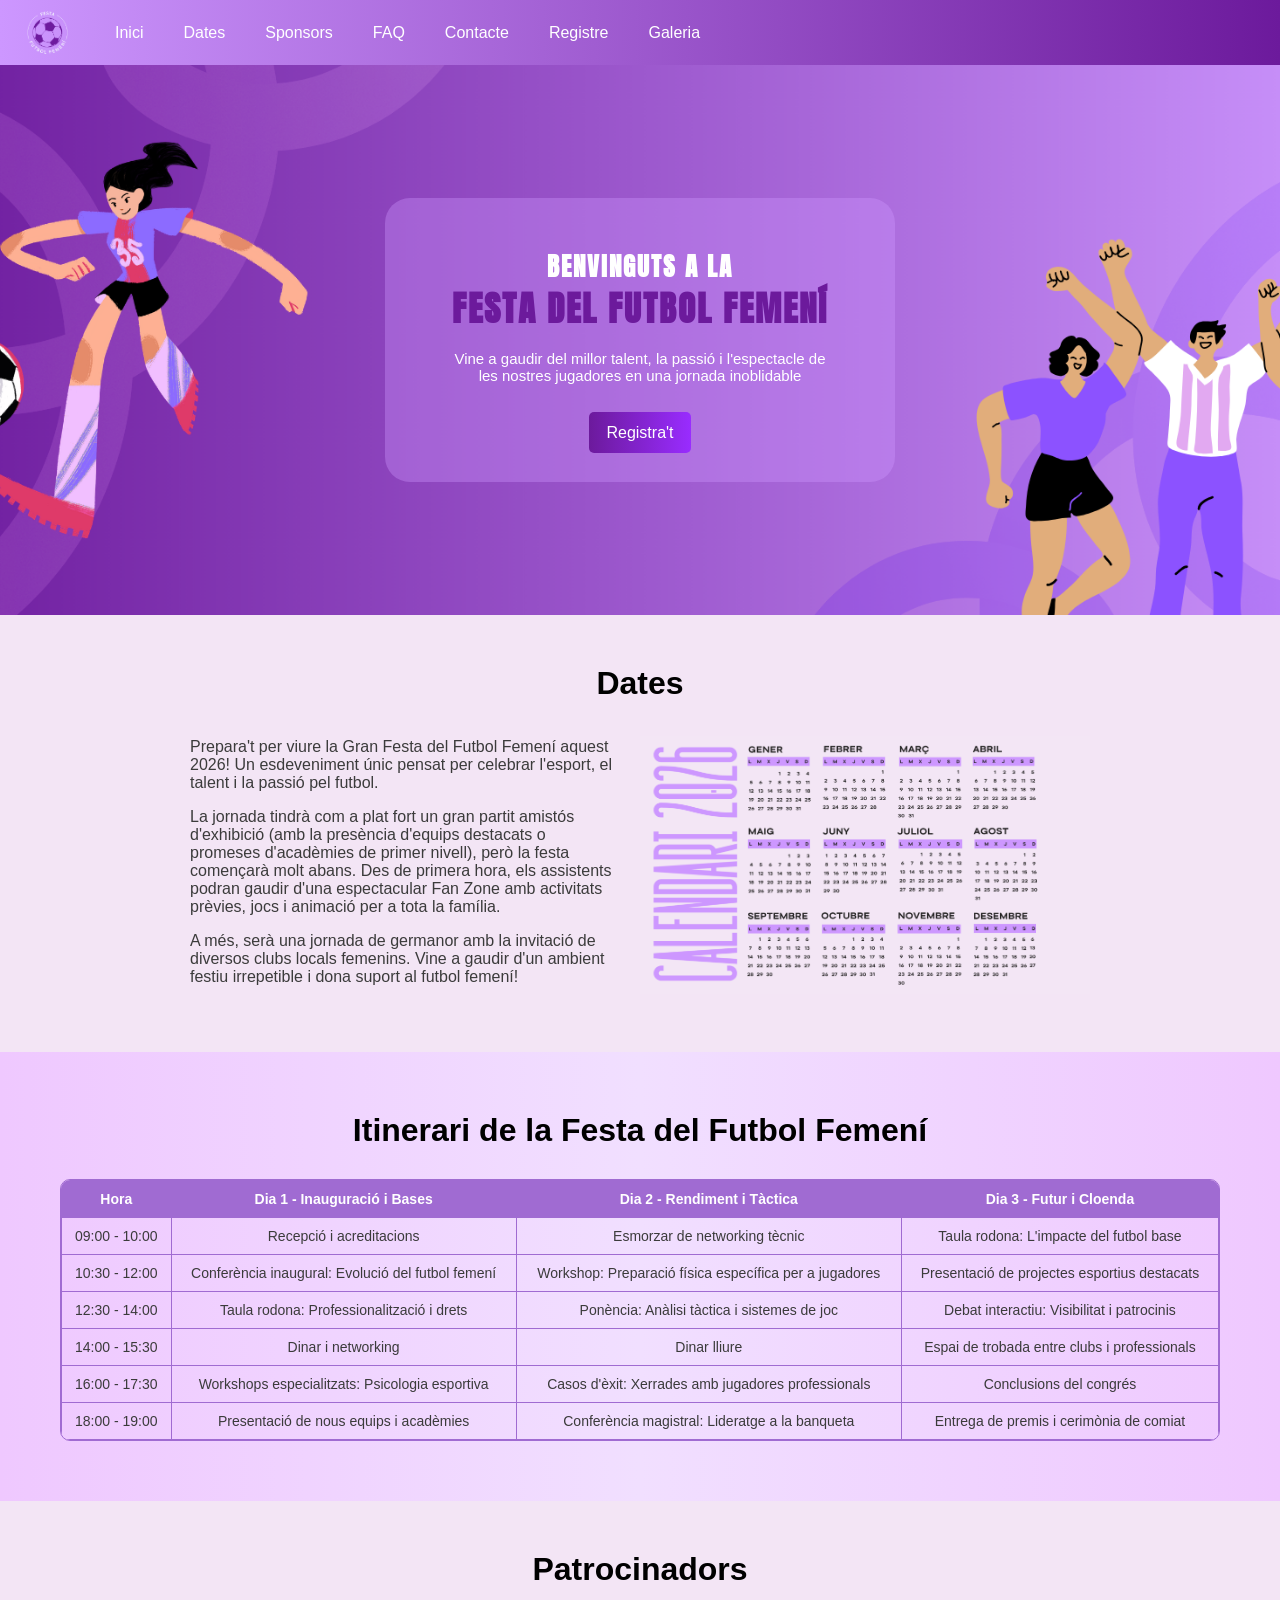
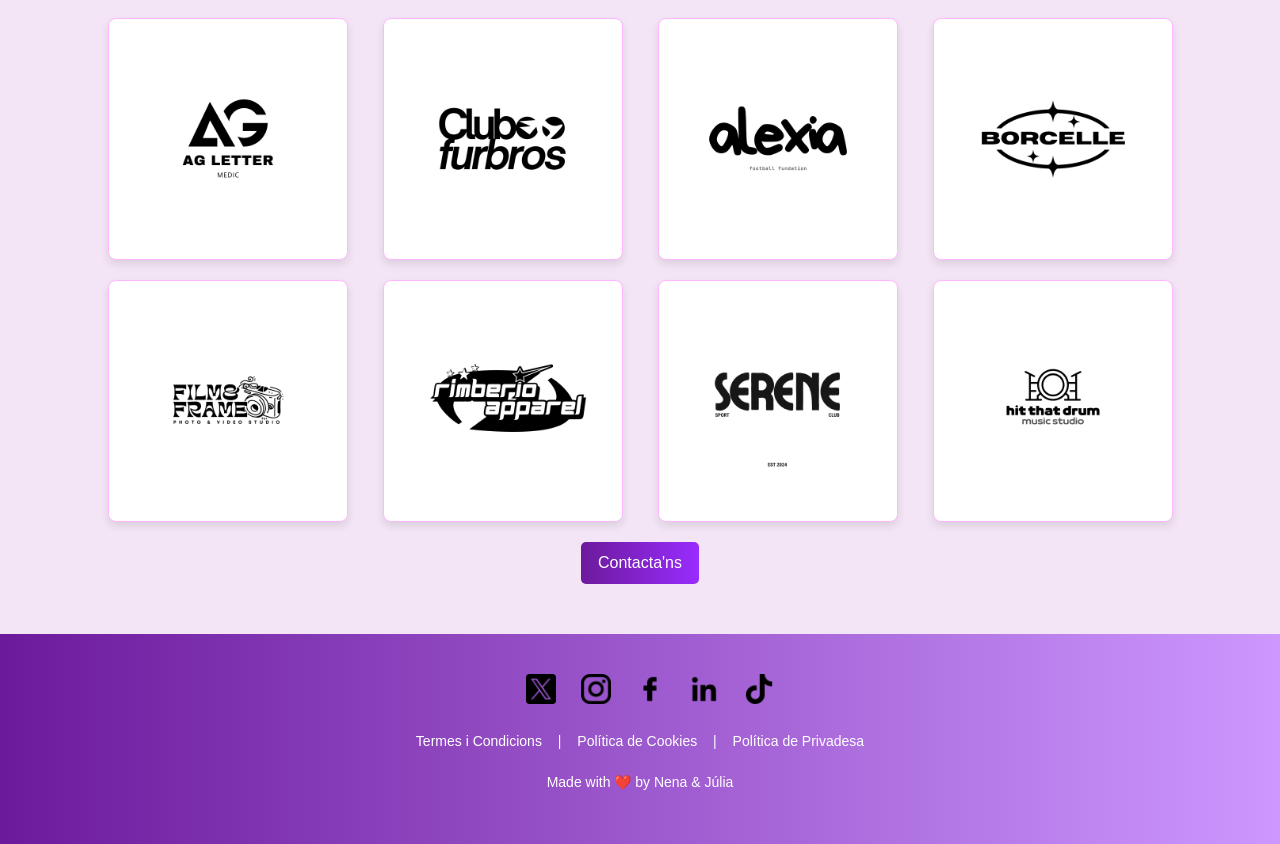
<file: index.html>
<!DOCTYPE html>

<html lang="ca">
<head>
    <meta charset="UTF-8">
    <meta name="viewport" content="width=device-width, initial-scale=1.0"> <!-- Responsive -->
    <link rel="stylesheet" type="text/css" href="./style.css" /> 
    <title>La gran festa del Futbol Femení</title>
    <link rel="icon" type="image/png" href="img/logo.png">
    <link rel="preconnect" href="https://fonts.googleapis.com"> <!-- Font de google -->
    <link rel="preconnect" href="https://fonts.gstatic.com" crossorigin>
    <link href="https://fonts.googleapis.com/css2?family=Anton&display=swap" rel="stylesheet">
    
</head>

<body onload="mostrarBienvenida()">

    <header> <!-- Capcelera -->

        <input type="checkbox" id="menu-toggle">

        <label for="menu-toggle" class="hamburger">
        ☰
        </label>

        <nav> <!-- Menú -->
            <ul class="menu">
                <li><img class="logo-principal" src="img/logo.png" alt="Logo"></li>
                <li><a class="enllaç" href="index.html">Inici</a></li>
                <li><a class="enllaç" href="index.html#dates">Dates</a></li>
                <li><a class="enllaç" href="index.html#sponsors">Sponsors</a></li>
                <li><a class="enllaç" href="faq.html">FAQ</a></li>
                <li><a class="enllaç" href="contacte.html">Contacte</a></li>
                <li><a class="enllaç" href="registre.html">Registre</a></li>
                <li><a class="enllaç" href="galeria.html">Galeria</a></li>
            </ul>
        </nav>
    </header>

    <main>
        <section class="hero" style="background-image: url('img/hero.png'); background-size: cover; background-repeat: no-repeat; background-position: center;" > <!-- Hero -->
            <div class="hero-div"> <!-- He hagut que ficar el fons aquí ja que al publicar-lo a Award-Space, si ficava el fons al CSS no sortia -->
                <h2>BENVINGUTS A LA</h2>
                <h1>FESTA DEL FUTBOL FEMENÍ</h1>
                <p>Vine a gaudir del millor talent, la passió i l'espectacle de</p>
                <p>les nostres jugadores en una jornada inoblidable</p>
                <div class="boto">
                    <a href="registre.html" class="boto-registre">Registra't</a> <!-- Registre -->
                </div>
            </div>
        </section>
            
        <section id=dates class="dates"> <!-- Text i foto dates -->
            
            <h2 class="titol-dates">Dates</h2>
            
            <div class="text-imatge-dates">
                
                <div class="text-dates">
                    <p>Prepara't per viure la Gran Festa del Futbol Femení aquest 2026! Un esdeveniment únic pensat per celebrar l'esport, el talent i la passió pel futbol.</p>
                    <p>La jornada tindrà com a plat fort un gran partit amistós d'exhibició (amb la presència d'equips destacats o promeses d'acadèmies de primer nivell), però la festa començarà molt abans. Des de primera hora, els assistents podran gaudir d'una espectacular Fan Zone amb activitats prèvies, jocs i animació per a tota la família.</p>
                    <p>A més, serà una jornada de germanor amb la invitació de diversos clubs locals femenins. Vine a gaudir d'un ambient festiu irrepetible i dona suport al futbol femení!</p>
                </div>

                <div class="imatge-dates">
                    <img class="calendari" src="img/calendari.png" alt="Calendari">
                </div>

            </div>

        </section>

        <section class="itinerari">
            
            <h2 class="titol-taula">Itinerari de la Festa del Futbol Femení</h2>
            <div class="contenidor-taula">
                <table class="taula-itinerari">
                    <thead>
                        <tr>
                            <th>Hora</th>
                            <th>Dia 1 - Inauguració i Bases</th>
                            <th>Dia 2 - Rendiment i Tàctica</th>
                            <th>Dia 3 - Futur i Cloenda</th>
                        </tr>
                    </thead>
                    <tbody>
                        <tr>
                            <td>09:00 - 10:00</td>
                            <td>Recepció i acreditacions</td>
                            <td>Esmorzar de networking tècnic</td>
                            <td>Taula rodona: L'impacte del futbol base</td>
                        </tr>
                        <tr>
                            <td>10:30 - 12:00</td>
                            <td>Conferència inaugural: Evolució del futbol femení</td>
                            <td>Workshop: Preparació física específica per a jugadores</td>
                            <td>Presentació de projectes esportius destacats</td>
                        </tr>
                        <tr>
                            <td>12:30 - 14:00</td>
                            <td>Taula rodona: Professionalització i drets</td>
                            <td>Ponència: Anàlisi tàctica i sistemes de joc</td>
                            <td>Debat interactiu: Visibilitat i patrocinis</td>
                        </tr>
                        <tr>
                            <td>14:00 - 15:30</td>
                            <td>Dinar i networking</td>
                            <td>Dinar lliure</td>
                            <td>Espai de trobada entre clubs i professionals</td>
                        </tr>
                        <tr>
                            <td>16:00 - 17:30</td>
                            <td>Workshops especialitzats: Psicologia esportiva</td>
                            <td>Casos d'èxit: Xerrades amb jugadores professionals</td>
                            <td>Conclusions del congrés</td>
                        </tr>
                        <tr>
                            <td>18:00 - 19:00</td>
                            <td>Presentació de nous equips i acadèmies</td>
                            <td>Conferència magistral: Lideratge a la banqueta</td>
                            <td>Entrega de premis i cerimònia de comiat</td>
                        </tr>
                    </tbody>
                </table>
            </div>
            
        </section>

        <section id="sponsors" class="patrocinadors">

                <h2 class="titol-patrocinadors">Patrocinadors</h2>

                <ul class="llista-logos">

                    <li class="logo">
                        <div class="flip-card">
                            <div class="flip-card-F">

                                <div class="flip-card-1">
                                    <img src="img/patrocinador1.png" alt="AG LETTER">
                                </div>

                                <div class="flip-card-2">
                                    <h3>AG LETTER</h3>
                                    <a href="https://vithas.es/centro/vithas-centro-medico-lleida/" target="_blank">
                                        Visitar web
                                    </a>
                                </div>

                            </div>
                        </div>
                    </li>

                    <li class="logo">
                        <div class="flip-card">
                            <div class="flip-card-F">

                                <div class="flip-card-1">
                                    <img src="img/patrocinador2.png" alt="CLUB FURBORS">
                                </div>

                                <div class="flip-card-2">
                                    <h3>CLUB FURBORS</h3>
                                    <a href="https://www.fcbarcelona.es/es/" target="_blank">
                                        Visitar web
                                    </a>
                                </div>

                            </div>
                        </div>
                    </li>

                    <li class="logo">
                        <div class="flip-card">
                            <div class="flip-card-F">

                                <div class="flip-card-1">
                                    <img src="img/patrocinador3.png" alt="ALEXIA">
                                </div>

                                <div class="flip-card-2">
                                    <h3>ALEXIA</h3>
                                    <a href="https://es.wikipedia.org/wiki/Alexia_Putellas" target="_blank">
                                        Visitar web
                                    </a>
                                </div>

                            </div>
                        </div>
                    </li>

                    <li class="logo">
                        <div class="flip-card">
                            <div class="flip-card-F">

                                <div class="flip-card-1">
                                    <img src="img/patrocinador4.png" alt="BORCELLE">
                                </div>

                                <div class="flip-card-2">
                                    <h3>BORCELLE</h3>
                                    <a href="https://borcellehome.com/?srsltid=AfmBOood4lVa4ibJmuWHUisSWHLbsUNh0gLjIKQmk6xoFsGWgHaRN60c" target="_blank">
                                        Visitar web
                                    </a>
                                </div>

                            </div>
                        </div>
                    </li>

                    <li class="logo">
                        <div class="flip-card">
                            <div class="flip-card-F">

                                <div class="flip-card-1">
                                    <img src="img/patrocinador5.png" alt="FILME FRAME">
                                </div>

                                <div class="flip-card-2">
                                    <h3>FILME FRAME</h3>
                                    <a href="https://oriolcaru.com/" target="_blank">
                                        Visitar web
                                    </a>
                                </div>

                            </div>
                        </div>
                    </li>

                    <li class="logo">
                        <div class="flip-card">
                            <div class="flip-card-F">

                                <div class="flip-card-1">
                                    <img src="img/patrocinador6.png" alt="RIMERIO APPAREL">
                                </div>

                                <div class="flip-card-2">
                                    <h3>RIMERIO APPAREL</h3>
                                    <a href="https://rimberioctg.online/" target="_blank">
                                        Visitar web
                                    </a>
                                </div>

                            </div>
                        </div>
                    </li>

                    <li class="logo">
                        <div class="flip-card">
                            <div class="flip-card-F">

                                <div class="flip-card-1">
                                    <img src="img/patrocinador7.png" alt="SERENE">
                                </div>

                                <div class="flip-card-2">
                                    <h3>SERENE</h3>
                                    <a href="https://serencollection.es/?srsltid=AfmBOoptAlrj5Xx5y5g6WndRVWtUSVBgG0vtOhjcCZuiE4LNPyY0hcrn" target="_blank">
                                        Visitar web
                                    </a>
                                </div>

                            </div>
                        </div>
                    </li>

                    <li class="logo">
                        <div class="flip-card">
                            <div class="flip-card-F">

                                <div class="flip-card-1">
                                    <img src="img/patrocinador8.png" alt="HIT THAT DRUM">
                                </div>

                                <div class="flip-card-2">
                                    <h3>HIT THAT DRUM</h3>
                                    <a href="https://www.musicalbareda.com/" target="_blank">
                                        Visitar web
                                    </a>
                                </div>

                            </div>
                        </div>
                    </li>

                </ul>

                <a href="contacte.html" class="boto-contacte">Contacta'ns</a>

        </section>

    </main>

    <footer class="peudepagina">

       <div class="xxss">
            <a href="#" target="_blank">
                <img src="img/x.png" alt="X">
            </a>

            <a href="#" target="_blank">
                <img src="img/instagram.png" alt="Instagram">
            </a>

            <a href="#" target="_blank">
                <img src="img/facebook.png" alt="Facebook">
            </a>

            <a href="#" target="_blank">
                <img src="img/linkedin.png" alt="LinkedIn">
            </a>

            <a href="#" target="_blank">
                <img src="img/tiktok.png" alt="Tik Tok">
            </a>
        </div>

        <div class="enllaços-legals">
            <a href="termes-condicions.html">Termes i Condicions</a> <span class="separador">|</span> 
            <a href="cookies.html">Política de Cookies</a> <span class="separador">|</span> 
            <a href="politica.html">Política de Privadesa</a>
        </div>

        <div class="autores">
            <p>Made with ❤️ by Nena & Júlia</p>
        </div>

    </footer>
    <script src="benvinguda.js"></script>
</body>
</html>
</file>
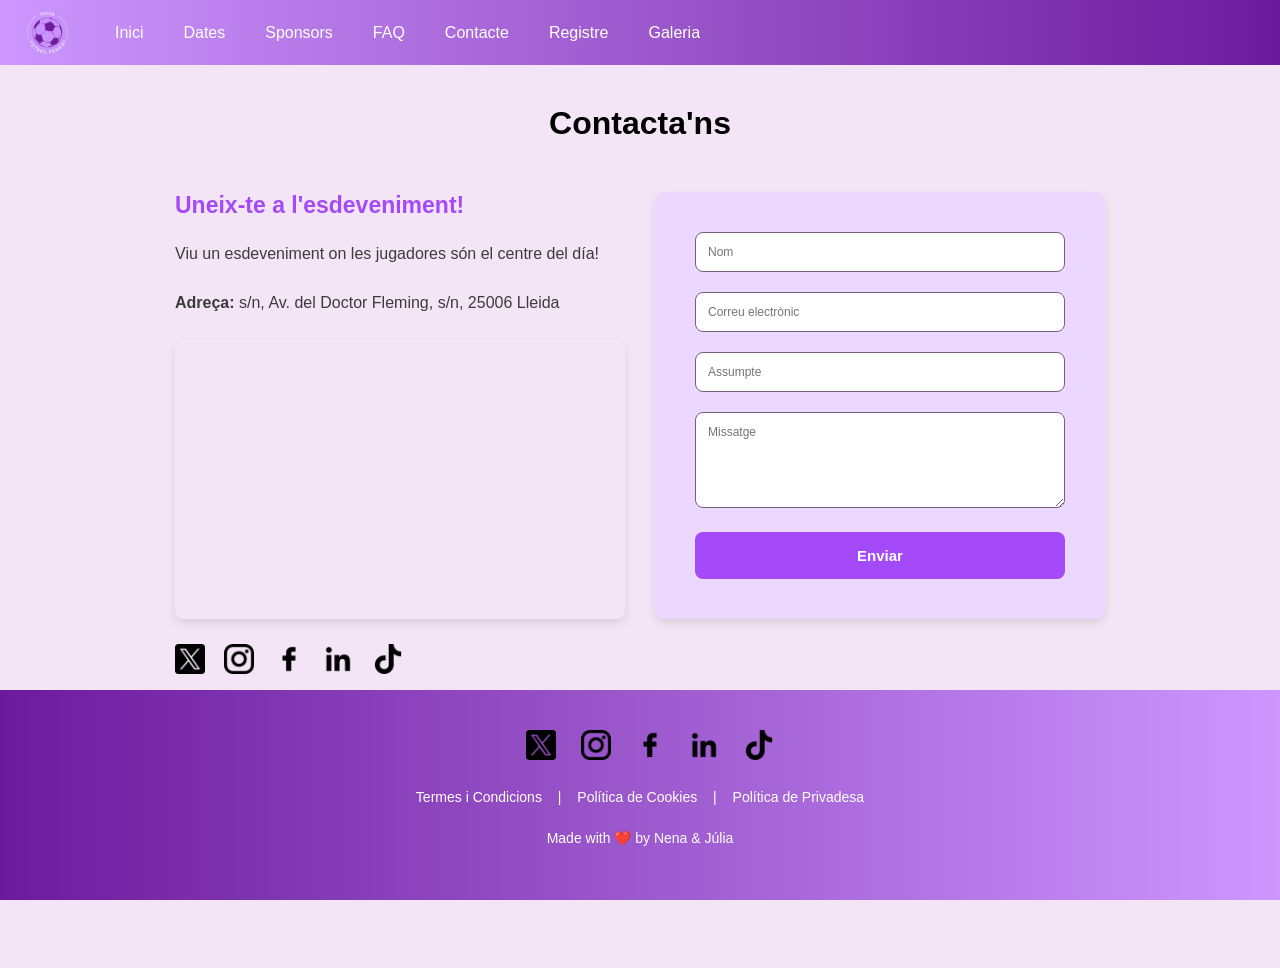
<file: contacte.html>
<!DOCTYPE html>

<html lang="ca">
<head>
    <meta charset="UTF-8">
    <meta name="viewport" content="width=device-width, initial-scale=1.0">
    <link rel="stylesheet" type="text/css" href="./style.css" />
    <link rel="icon" type="image/png" href="img/logo.png">
    <title>Contacte - La gran festa del Futbol Femení</title>
</head>

<body>

    <header> <!-- Capcelera -->

        <input type="checkbox" id="menu-toggle">

        <label for="menu-toggle" class="hamburger">
        ☰
        </label>

        <nav> <!-- Menú -->
            <ul class="menu">
                <li><img class="logo-principal" src="img/logo.png" alt="Logo"></li>
                <li><a class="enllaç" href="index.html">Inici</a></li>
                <li><a class="enllaç" href="index.html#dates">Dates</a></li>
                <li><a class="enllaç" href="index.html#sponsors">Sponsors</a></li>
                <li><a class="enllaç" href="faq.html">FAQ</a></li>
                <li><a class="enllaç" href="contacte.html">Contacte</a></li>
                <li><a class="enllaç" href="registre.html">Registre</a></li>
                <li><a class="enllaç" href="galeria.html">Galeria</a></li>
            </ul>
        </nav>
    </header>

    <main>
        <section class="seccio-contacte">
            <h2 class="titol-contacte">Contacta'ns</h2>
            
            <div class="div-contacte">
                
                <div class="contingut-contacte">
                    <h3>Uneix-te a l'esdeveniment!</h3>
                    <p>Viu un esdeveniment on les jugadores són el centre del día!</p>
                    <p><strong>Adreça:</strong> s/n, Av. del Doctor Fleming, s/n, 25006 Lleida</p> <!-- Strong perquè només la paraula Adreça estigui en negreta -->
                    
                    <div class="mapa-div">
                        <iframe src="https://www.google.com/maps/embed?pb=!1m18!1m12!1m3!1d3736.009245293888!2d0.6116982767604912!3d41.62129777127122!2m3!1f0!2f0!3f0!3m2!1i1024!2i768!4f13.1!3m3!1m2!1s0x12a6e03db9e50b01%3A0x858bba9d46581429!2sCamp%20d&#39;Esports!5e1!3m2!1ses!2ses!4v1775468766385!5m2!1ses!2ses" width="600" height="275" style="border:0;" allowfullscreen="" loading="lazy" referrerpolicy="no-referrer-when-downgrade"></iframe>
                    </div>

                    <div class="xxss-contacte">
                        <a href="#" target="_blank">
                            <img src="img/x.png" alt="X">
                        </a>

                        <a href="#" target="_blank">
                            <img src="img/instagram.png" alt="Instagram">
                        </a>

                        <a href="#" target="_blank">
                            <img src="img/facebook.png" alt="Facebook">
                        </a>

                        <a href="#" target="_blank">
                            <img src="img/linkedin.png" alt="LinkedIn">
                        </a>

                        <a href="#" target="_blank">
                            <img src="img/tiktok.png" alt="Tik Tok">
                        </a>
                    </div>
                </div>

                <div class="formulari-contacte">
                   <form action="#" method="POST">
                     <label for="nom">Nom</label>
                     <input type="text" name="nom" placeholder="Nom" id="nom" required>

                     <label for="correu">Correu electrònic</label>
                     <input type="email" name="correu" placeholder="Correu electrònic" id="correu" required>
 
                     <label for="assumpte">Assumpte</label>
                     <input type="text" name="assumpte" placeholder="Assumpte" id="assumpte" required>

                     <label for="missatge">Missatge</label>
                     <textarea name="missatge" rows="5" placeholder="Missatge" id="missatge" required></textarea>

                     <label for="enviar">Enviar formulari</label>
                     <button type="submit" id="enviar" class="boto-enviar">Enviar</button>
                    </form>
                </div>

            </div>
        </section>
    </main>

    <footer id="peudepagina-contacte" class="peudepagina">

       <div class="xxss">
            <a href="#" target="_blank">
                <img src="img/x.png" alt="X">
            </a>

            <a href="#" target="_blank">
                <img src="img/instagram.png" alt="Instagram">
            </a>

            <a href="#" target="_blank">
                <img src="img/facebook.png" alt="Facebook">
            </a>

            <a href="#" target="_blank">
                <img src="img/linkedin.png" alt="LinkedIn">
            </a>

            <a href="#" target="_blank">
                <img src="img/tiktok.png" alt="Tik Tok">
            </a>
        </div>

        <div class="enllaços-legals">
            <a href="termes-condicions.html">Termes i Condicions</a> <span class="separador">|</span> 
            <a href="cookies.html">Política de Cookies</a> <span class="separador">|</span> 
            <a href="politica.html">Política de Privadesa</a>
        </div>

        <div class="autores">
            <p>Made with ❤️ by Nena & Júlia</p>
        </div>

    </footer>
</body>

</html>
</file>
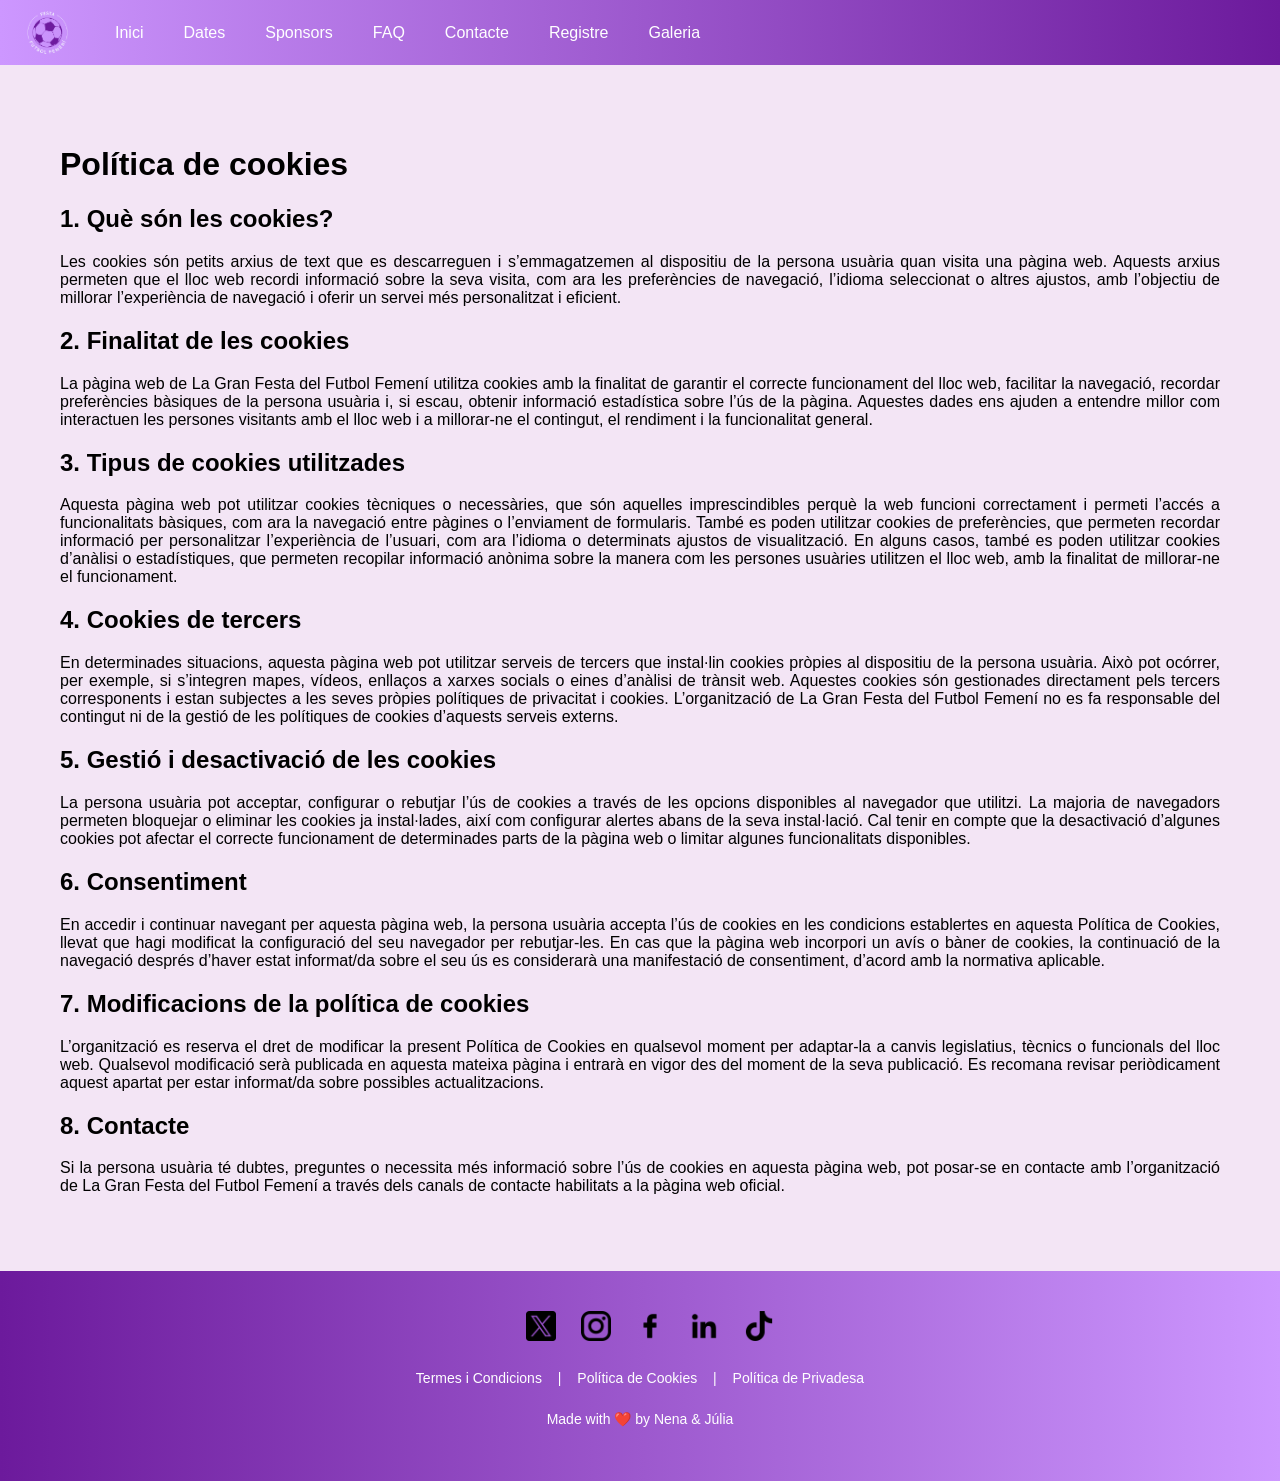
<file: cookies.html>
<!DOCTYPE html>

<html lang="ca">
<head>
    <meta charset="UTF-8">
    <meta name="viewport" content="width=device-width, initial-scale=1.0">
    <link rel="icon" type="image/png" href="img/logo.png">
    <link rel="stylesheet" type="text/css" href="style.css" /> 
    <title>Cookies - La gran festa del Futbol Femení</title>
</head>

<body>

    <header> <!-- Capcelera -->

        <input type="checkbox" id="menu-toggle">

        <label for="menu-toggle" class="hamburger">
        ☰
        </label>

        <nav> <!-- Menú -->
            <ul class="menu">
                <li><img class="logo-principal" src="img/logo.png" alt="Logo"></li>
                <li><a class="enllaç" href="index.html">Inici</a></li>
                <li><a class="enllaç" href="index.html#dates">Dates</a></li>
                <li><a class="enllaç" href="index.html#sponsors">Sponsors</a></li>
                <li><a class="enllaç" href="faq.html">FAQ</a></li>
                <li><a class="enllaç" href="contacte.html">Contacte</a></li>
                <li><a class="enllaç" href="registre.html">Registre</a></li>
                <li><a class="enllaç" href="galeria.html">Galeria</a></li>
            </ul>
        </nav>
    </header>

    <main class="main-cookies">
        <h1>Política de cookies</h1>
        <h2>1. Què són les cookies?</h2>
        <p>Les cookies són petits arxius de text que es descarreguen i s’emmagatzemen al dispositiu de la persona usuària quan visita una pàgina web. Aquests arxius permeten que el lloc web recordi informació sobre la seva visita, com ara les preferències de navegació, l’idioma seleccionat o altres ajustos, amb l’objectiu de millorar l’experiència de navegació i oferir un servei més personalitzat i eficient.</p>

        <h2>2. Finalitat de les cookies</h2>
        <p>La pàgina web de La Gran Festa del Futbol Femení utilitza cookies amb la finalitat de garantir el correcte funcionament del lloc web, facilitar la navegació, recordar preferències bàsiques de la persona usuària i, si escau, obtenir informació estadística sobre l’ús de la pàgina. Aquestes dades ens ajuden a entendre millor com interactuen les persones visitants amb el lloc web i a millorar-ne el contingut, el rendiment i la funcionalitat general.</p>

        <h2>3. Tipus de cookies utilitzades</h2>
        <p>Aquesta pàgina web pot utilitzar cookies tècniques o necessàries, que són aquelles imprescindibles perquè la web funcioni correctament i permeti l’accés a funcionalitats bàsiques, com ara la navegació entre pàgines o l’enviament de formularis. També es poden utilitzar cookies de preferències, que permeten recordar informació per personalitzar l’experiència de l’usuari, com ara l’idioma o determinats ajustos de visualització. En alguns casos, també es poden utilitzar cookies d’anàlisi o estadístiques, que permeten recopilar informació anònima sobre la manera com les persones usuàries utilitzen el lloc web, amb la finalitat de millorar-ne el funcionament.</p>

        <h2>4. Cookies de tercers</h2>
        <p>En determinades situacions, aquesta pàgina web pot utilitzar serveis de tercers que instal·lin cookies pròpies al dispositiu de la persona usuària. Això pot ocórrer, per exemple, si s’integren mapes, vídeos, enllaços a xarxes socials o eines d’anàlisi de trànsit web. Aquestes cookies són gestionades directament pels tercers corresponents i estan subjectes a les seves pròpies polítiques de privacitat i cookies. L’organització de La Gran Festa del Futbol Femení no es fa responsable del contingut ni de la gestió de les polítiques de cookies d’aquests serveis externs.</p>

        <h2>5. Gestió i desactivació de les cookies</h2>
        <p>La persona usuària pot acceptar, configurar o rebutjar l’ús de cookies a través de les opcions disponibles al navegador que utilitzi. La majoria de navegadors permeten bloquejar o eliminar les cookies ja instal·lades, així com configurar alertes abans de la seva instal·lació. Cal tenir en compte que la desactivació d’algunes cookies pot afectar el correcte funcionament de determinades parts de la pàgina web o limitar algunes funcionalitats disponibles.</p>

        <h2>6. Consentiment</h2>
        <p>En accedir i continuar navegant per aquesta pàgina web, la persona usuària accepta l’ús de cookies en les condicions establertes en aquesta Política de Cookies, llevat que hagi modificat la configuració del seu navegador per rebutjar-les. En cas que la pàgina web incorpori un avís o bàner de cookies, la continuació de la navegació després d’haver estat informat/da sobre el seu ús es considerarà una manifestació de consentiment, d’acord amb la normativa aplicable.</p>

        <h2>7. Modificacions de la política de cookies</h2>
        <p>L’organització es reserva el dret de modificar la present Política de Cookies en qualsevol moment per adaptar-la a canvis legislatius, tècnics o funcionals del lloc web. Qualsevol modificació serà publicada en aquesta mateixa pàgina i entrarà en vigor des del moment de la seva publicació. Es recomana revisar periòdicament aquest apartat per estar informat/da sobre possibles actualitzacions.</p>

        <h2>8. Contacte</h2>
        <p>Si la persona usuària té dubtes, preguntes o necessita més informació sobre l’ús de cookies en aquesta pàgina web, pot posar-se en contacte amb l’organització de La Gran Festa del Futbol Femení a través dels canals de contacte habilitats a la pàgina web oficial.</p>
    </main>

  <footer class="peudepagina">

       <div class="xxss">
            <a href="#" target="_blank">
                <img src="img/x.png" alt="X">
            </a>

            <a href="#" target="_blank">
                <img src="img/instagram.png" alt="Instagram">
            </a>

            <a href="#" target="_blank">
                <img src="img/facebook.png" alt="Facebook">
            </a>

            <a href="#" target="_blank">
                <img src="img/linkedin.png" alt="LinkedIn">
            </a>

            <a href="#" target="_blank">
                <img src="img/tiktok.png" alt="Tik Tok">
            </a>
        </div>

        <div class="enllaços-legals">
            <a href="termes-condicions.html">Termes i Condicions</a> <span class="separador">|</span> 
            <a href="cookies.html">Política de Cookies</a> <span class="separador">|</span> 
            <a href="politica.html">Política de Privadesa</a>
        </div>

        <div class="autores">
            <p>Made with ❤️ by Nena & Júlia</p>
        </div>

    </footer>

</body>
</html>
</file>
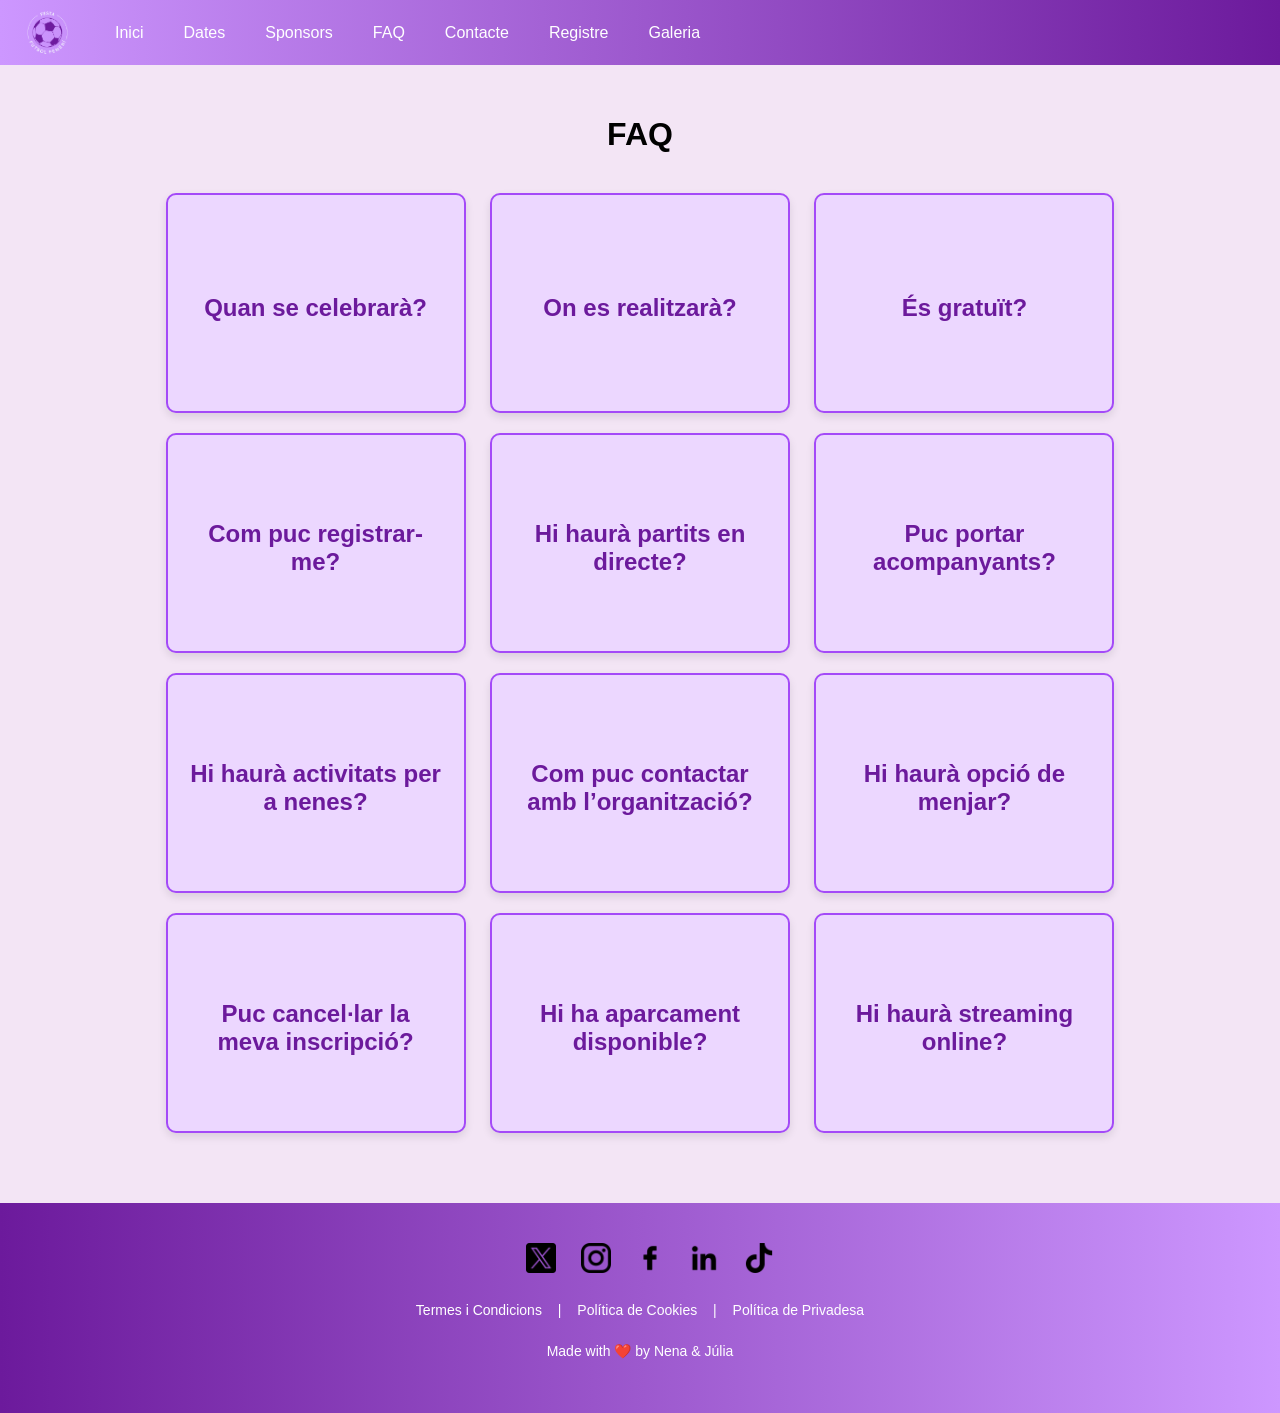
<file: faq.html>
<!DOCTYPE html>

<html lang="ca">
<head>
    <meta charset="UTF-8">
    <meta name="viewport" content="width=device-width, initial-scale=1.0">
    <link rel="icon" type="image/png" href="img/logo.png">
    <link rel="stylesheet" type="text/css" href="./style.css" />
    <title>FAQ - La gran festa del Futbol Femení</title>
</head>

<body>

    <header> <!-- Capcelera -->

        <input type="checkbox" id="menu-toggle">

        <label for="menu-toggle" class="hamburger">
        ☰
        </label>

        <nav> <!-- Menú -->
            <ul class="menu">
                <li><img class="logo-principal" src="img/logo.png" alt="Logo"></li>
                <li><a class="enllaç" href="index.html">Inici</a></li>
                <li><a class="enllaç" href="index.html#dates">Dates</a></li>
                <li><a class="enllaç" href="index.html#sponsors">Sponsors</a></li>
                <li><a class="enllaç" href="faq.html">FAQ</a></li>
                <li><a class="enllaç" href="contacte.html">Contacte</a></li>
                <li><a class="enllaç" href="registre.html">Registre</a></li>
                <li><a class="enllaç" href="galeria.html">Galeria</a></li>
            </ul>
        </nav>
    </header>

    <main class="faq-main">

        <h1 class="titol-faq">FAQ</h1>

        <section class="faq-container">

            <div class="faq-quadrat">
                <div class="faq-F">

                    <div class="faq-1">
                        <h3>Quan se celebrarà?</h3>
                    </div>

                    <div class="faq-2">
                        <p>
                            L'esdeveniment tindrà lloc del 15 al 17 de juny de 2026.
                            Hi haurà activitats, partits i conferències durant els tres dies.
                        </p>
                    </div>

                </div>
            </div>

            <div class="faq-quadrat">
                <div class="faq-F">

                    <div class="faq-1">
                        <h3>On es realitzarà?</h3>
                    </div>

                    <div class="faq-2">
                        <p>
                            Se celebrarà al centre de convencions de Barcelona,
                            amb diferents espais esportius i activitats.
                        </p>
                    </div>

                </div>
            </div>

            <div class="faq-quadrat">
                <div class="faq-F">

                    <div class="faq-1">
                        <h3>És gratuït?</h3>
                    </div>

                    <div class="faq-2">
                        <p>
                            Sí, l’entrada és gratuïta, però és necessari
                            completar el registre abans de l’esdeveniment.
                        </p>
                    </div>

                </div>
            </div>

            <div class="faq-quadrat">
                <div class="faq-F">

                    <div class="faq-1">
                        <h3>Com puc registrar-me?</h3>
                    </div>

                    <div class="faq-2">
                        <p>
                            Pots registrar-te omplint el formulari disponible
                            a la pàgina oficial de registre.
                        </p>
                    </div>

                </div>
            </div>

            <div class="faq-quadrat">
                <div class="faq-F">

                    <div class="faq-1">
                        <h3>Hi haurà partits en directe?</h3>
                    </div>

                    <div class="faq-2">
                        <p>
                            Sí, es jugaran diversos partits i exhibicions
                            de futbol femení durant l’esdeveniment.
                        </p>
                    </div>

                </div>
            </div>

            <div class="faq-quadrat">
                <div class="faq-F">

                    <div class="faq-1">
                        <h3>Puc portar acompanyants?</h3>
                    </div>

                    <div class="faq-2">
                        <p>
                            Sí, però cada acompanyant haurà de completar
                            el seu propi registre per accedir al recinte.
                        </p>
                    </div>

                </div>
            </div>

            <div class="faq-quadrat">
                <div class="faq-F">

                    <div class="faq-1">
                        <h3>Hi haurà activitats per a nenes?</h3>
                    </div>

                    <div class="faq-2">
                        <p>
                            Sí, hi haurà tallers, entrenaments i activitats
                            esportives adaptades per a diferents edats.
                        </p>
                    </div>

                </div>
            </div>

            <div class="faq-quadrat">
                <div class="faq-F">

                    <div class="faq-1">
                        <h3>Com puc contactar amb l’organització?</h3>
                    </div>

                    <div class="faq-2">
                        <p>
                            Pots contactar-nos des de la pàgina de contacte
                            o a través de les nostres xarxes socials.
                        </p>
                    </div>

                </div>
            </div>

            <div class="faq-quadrat">
                <div class="faq-F">

                    <div class="faq-1">
                        <h3>Hi haurà opció de menjar?</h3>
                    </div>

                    <div class="faq-2">
                        <p>
                            Sí, hi haurà food trucks i zones de restauració
                            amb diferents opcions gastronòmiques.
                        </p>
                    </div>

                </div>
            </div>

            <div class="faq-quadrat">
                <div class="faq-F">

                    <div class="faq-1">
                        <h3>Puc cancel·lar la meva inscripció?</h3>
                    </div>

                    <div class="faq-2">
                        <p>
                            Sí, podràs cancel·lar la teva inscripció
                            des del teu perfil d’usuari.
                        </p>
                    </div>

                </div>
            </div>

            <div class="faq-quadrat">
                <div class="faq-F">

                    <div class="faq-1">
                        <h3>Hi ha aparcament disponible?</h3>
                    </div>

                    <div class="faq-2">
                        <p>
                            Sí, el recinte disposa d’aparcament gratuït
                            per a tots els assistents registrats.
                        </p>
                    </div>

                </div>
            </div>

            <div class="faq-quadrat">
                <div class="faq-F">

                    <div class="faq-1">
                        <h3>Hi haurà streaming online?</h3>
                    </div>

                    <div class="faq-2">
                        <p>
                            Sí, alguns partits i activitats es retransmetran
                            en directe a través d'internet.
                        </p>
                    </div>

                </div>
            </div>

        </section>

    </main>

    <footer class="peudepagina">

       <div class="xxss">
            <a href="#" target="_blank">
                <img src="img/x.png" alt="X">
            </a>

            <a href="#" target="_blank">
                <img src="img/instagram.png" alt="Instagram">
            </a>

            <a href="#" target="_blank">
                <img src="img/facebook.png" alt="Facebook">
            </a>

            <a href="#" target="_blank">
                <img src="img/linkedin.png" alt="LinkedIn">
            </a>

            <a href="#" target="_blank">
                <img src="img/tiktok.png" alt="Tik Tok">
            </a>
        </div>

        <div class="enllaços-legals">
            <a href="termes-condicions.html">Termes i Condicions</a> <span class="separador">|</span> 
            <a href="cookies.html">Política de Cookies</a> <span class="separador">|</span> 
            <a href="politica.html">Política de Privadesa</a>
        </div>

        <div class="autores">
            <p>Made with ❤️ by Nena & Júlia</p>
        </div>

    </footer>

</body>
</html>
</file>
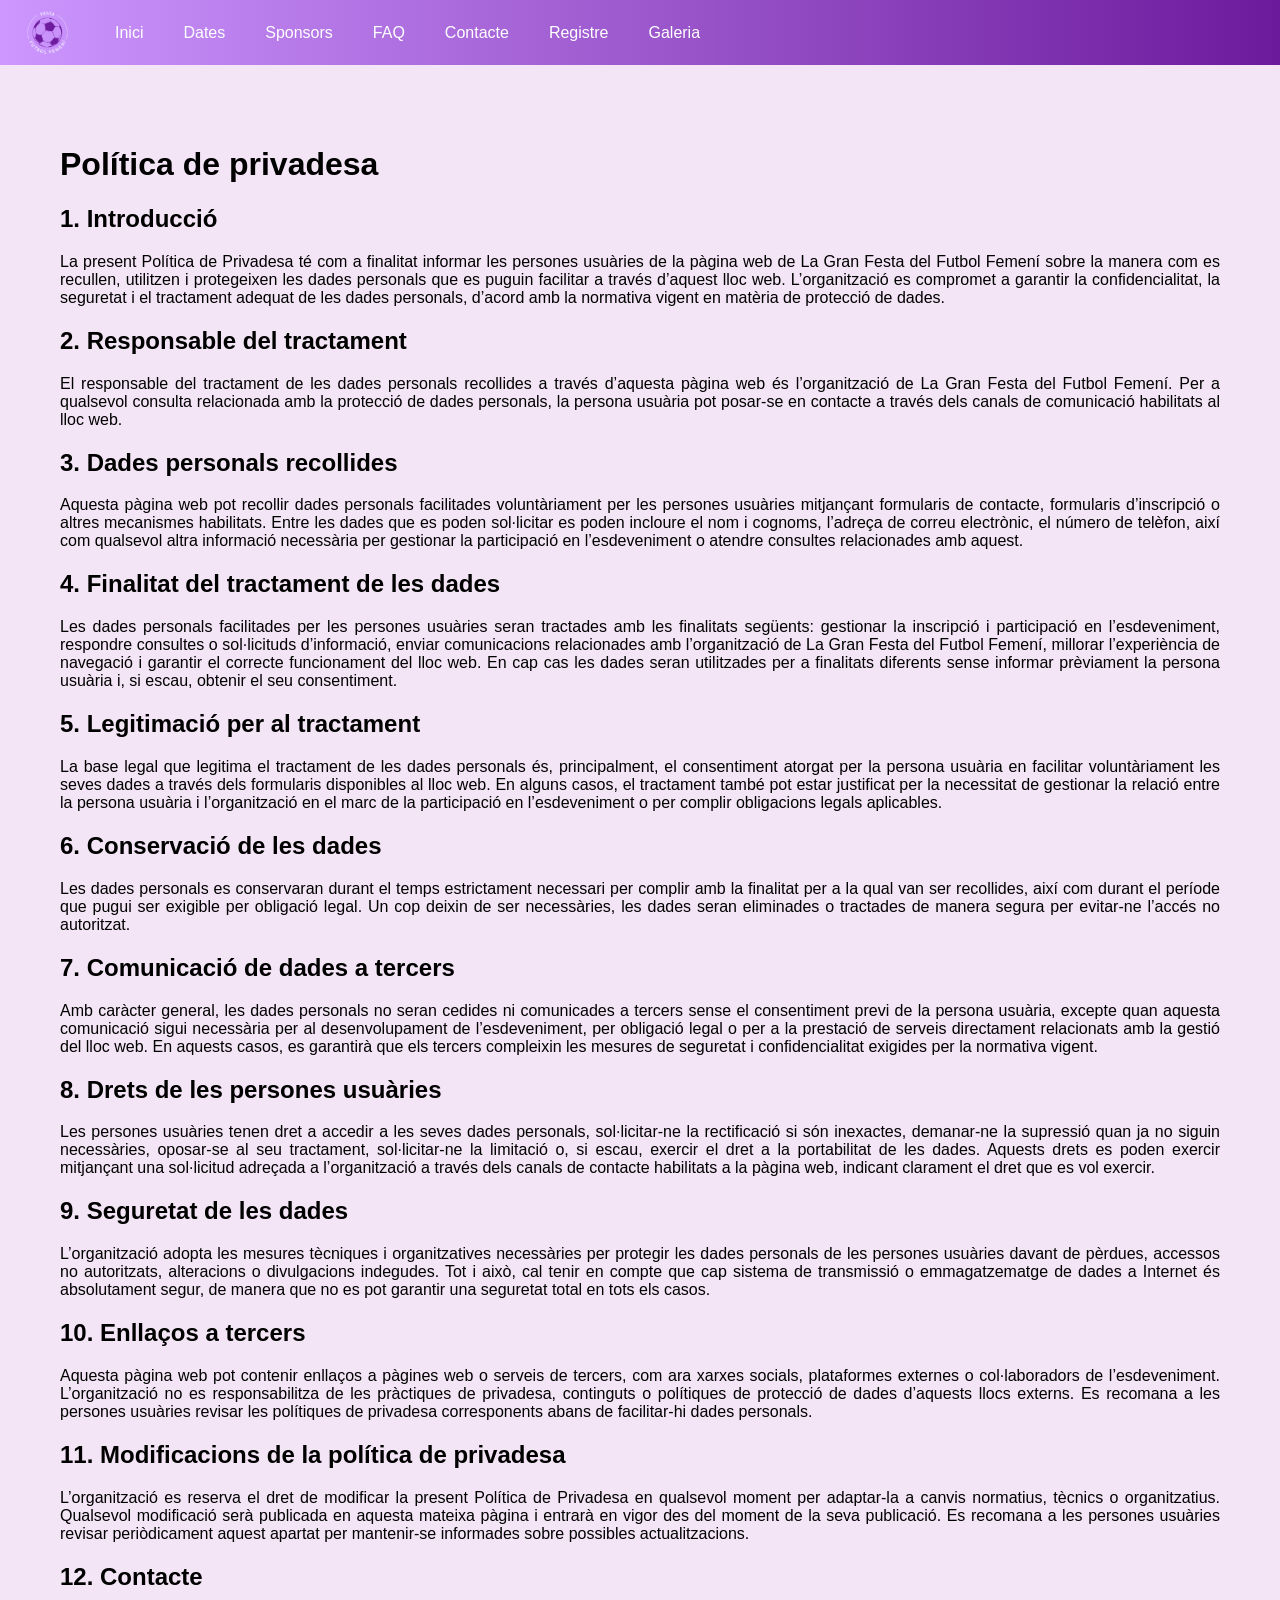
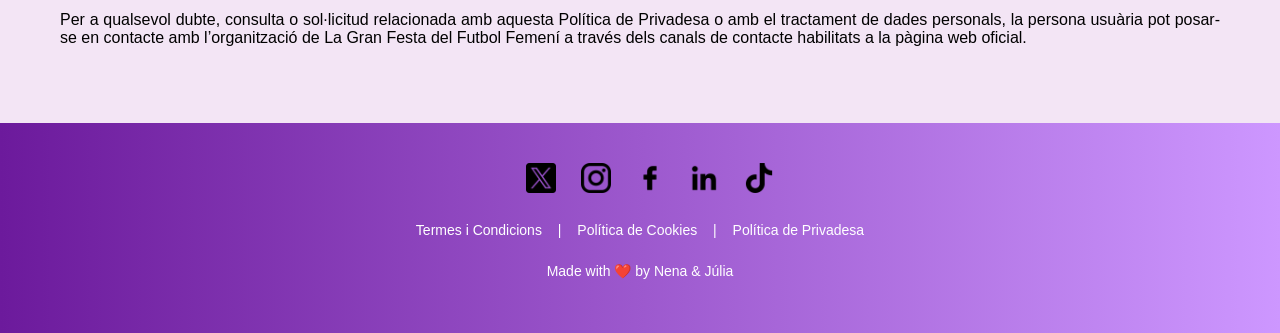
<file: politica.html>
<!DOCTYPE html>

<html lang="ca">
<head>
    <meta charset="UTF-8">
    <meta name="viewport" content="width=device-width, initial-scale=1.0">
     <link rel="stylesheet" type="text/css" href="style.css" /> 
     <link rel="icon" type="image/png" href="img/logo.png">
    <title>Política de privadesa - La gran festa del Futbol Femení</title>
</head>

<body>

    <header> <!-- Capcelera -->

        <input type="checkbox" id="menu-toggle">

        <label for="menu-toggle" class="hamburger">
        ☰
        </label>

        <nav> <!-- Menú -->
            <ul class="menu">
                <li><img class="logo-principal" src="img/logo.png" alt="Logo"></li>
                <li><a class="enllaç" href="index.html">Inici</a></li>
                <li><a class="enllaç" href="index.html#dates">Dates</a></li>
                <li><a class="enllaç" href="index.html#sponsors">Sponsors</a></li>
                <li><a class="enllaç" href="faq.html">FAQ</a></li>
                <li><a class="enllaç" href="contacte.html">Contacte</a></li>
                <li><a class="enllaç" href="registre.html">Registre</a></li>
                <li><a class="enllaç" href="galeria.html">Galeria</a></li>
            </ul>
        </nav>
    </header>

    <main class="main-politica"> 
        
        <h1>Política de privadesa</h1>
        <h2>1. Introducció</h2>
        <p>La present Política de Privadesa té com a finalitat informar les persones usuàries de la pàgina web de La Gran Festa del Futbol Femení sobre la manera com es recullen, utilitzen i protegeixen les dades personals que es puguin facilitar a través d’aquest lloc web. L’organització es compromet a garantir la confidencialitat, la seguretat i el tractament adequat de les dades personals, d’acord amb la normativa vigent en matèria de protecció de dades.</p>

        <h2>2. Responsable del tractament</h2>
        <p>El responsable del tractament de les dades personals recollides a través d’aquesta pàgina web és l’organització de La Gran Festa del Futbol Femení. Per a qualsevol consulta relacionada amb la protecció de dades personals, la persona usuària pot posar-se en contacte a través dels canals de comunicació habilitats al lloc web.</p>

        <h2>3. Dades personals recollides</h2>
        <p>Aquesta pàgina web pot recollir dades personals facilitades voluntàriament per les persones usuàries mitjançant formularis de contacte, formularis d’inscripció o altres mecanismes habilitats. Entre les dades que es poden sol·licitar es poden incloure el nom i cognoms, l’adreça de correu electrònic, el número de telèfon, així com qualsevol altra informació necessària per gestionar la participació en l’esdeveniment o atendre consultes relacionades amb aquest.</p>

        <h2>4. Finalitat del tractament de les dades</h2>
        <p>Les dades personals facilitades per les persones usuàries seran tractades amb les finalitats següents: gestionar la inscripció i participació en l’esdeveniment, respondre consultes o sol·licituds d’informació, enviar comunicacions relacionades amb l’organització de La Gran Festa del Futbol Femení, millorar l’experiència de navegació i garantir el correcte funcionament del lloc web. En cap cas les dades seran utilitzades per a finalitats diferents sense informar prèviament la persona usuària i, si escau, obtenir el seu consentiment.</p>

        <h2>5. Legitimació per al tractament</h2>
        <p>La base legal que legitima el tractament de les dades personals és, principalment, el consentiment atorgat per la persona usuària en facilitar voluntàriament les seves dades a través dels formularis disponibles al lloc web. En alguns casos, el tractament també pot estar justificat per la necessitat de gestionar la relació entre la persona usuària i l’organització en el marc de la participació en l’esdeveniment o per complir obligacions legals aplicables.</p>

        <h2>6. Conservació de les dades</h2>
        <p>Les dades personals es conservaran durant el temps estrictament necessari per complir amb la finalitat per a la qual van ser recollides, així com durant el període que pugui ser exigible per obligació legal. Un cop deixin de ser necessàries, les dades seran eliminades o tractades de manera segura per evitar-ne l’accés no autoritzat.</p>

        <h2>7. Comunicació de dades a tercers</h2>
        <p>Amb caràcter general, les dades personals no seran cedides ni comunicades a tercers sense el consentiment previ de la persona usuària, excepte quan aquesta comunicació sigui necessària per al desenvolupament de l’esdeveniment, per obligació legal o per a la prestació de serveis directament relacionats amb la gestió del lloc web. En aquests casos, es garantirà que els tercers compleixin les mesures de seguretat i confidencialitat exigides per la normativa vigent.</p>

        <h2>8. Drets de les persones usuàries</h2>
        <p>Les persones usuàries tenen dret a accedir a les seves dades personals, sol·licitar-ne la rectificació si són inexactes, demanar-ne la supressió quan ja no siguin necessàries, oposar-se al seu tractament, sol·licitar-ne la limitació o, si escau, exercir el dret a la portabilitat de les dades. Aquests drets es poden exercir mitjançant una sol·licitud adreçada a l’organització a través dels canals de contacte habilitats a la pàgina web, indicant clarament el dret que es vol exercir.</p>

        <h2>9. Seguretat de les dades</h2>
        <p>L’organització adopta les mesures tècniques i organitzatives necessàries per protegir les dades personals de les persones usuàries davant de pèrdues, accessos no autoritzats, alteracions o divulgacions indegudes. Tot i això, cal tenir en compte que cap sistema de transmissió o emmagatzematge de dades a Internet és absolutament segur, de manera que no es pot garantir una seguretat total en tots els casos.</p>

        <h2>10. Enllaços a tercers</h2>
        <p>Aquesta pàgina web pot contenir enllaços a pàgines web o serveis de tercers, com ara xarxes socials, plataformes externes o col·laboradors de l’esdeveniment. L’organització no es responsabilitza de les pràctiques de privadesa, continguts o polítiques de protecció de dades d’aquests llocs externs. Es recomana a les persones usuàries revisar les polítiques de privadesa corresponents abans de facilitar-hi dades personals.</p>

        <h2>11. Modificacions de la política de privadesa</h2>
        <p>L’organització es reserva el dret de modificar la present Política de Privadesa en qualsevol moment per adaptar-la a canvis normatius, tècnics o organitzatius. Qualsevol modificació serà publicada en aquesta mateixa pàgina i entrarà en vigor des del moment de la seva publicació. Es recomana a les persones usuàries revisar periòdicament aquest apartat per mantenir-se informades sobre possibles actualitzacions.</p>

        <h2>12. Contacte</h2>
        <p>Per a qualsevol dubte, consulta o sol·licitud relacionada amb aquesta Política de Privadesa o amb el tractament de dades personals, la persona usuària pot posar-se en contacte amb l’organització de La Gran Festa del Futbol Femení a través dels canals de contacte habilitats a la pàgina web oficial.</p> 
    </main>

    <footer class="peudepagina">

       <div class="xxss">
            <a href="#" target="_blank">
                <img src="img/x.png" alt="X">
            </a>

            <a href="#" target="_blank">
                <img src="img/instagram.png" alt="Instagram">
            </a>

            <a href="#" target="_blank">
                <img src="img/facebook.png" alt="Facebook">
            </a>

            <a href="#" target="_blank">
                <img src="img/linkedin.png" alt="LinkedIn">
            </a>

            <a href="#" target="_blank">
                <img src="img/tiktok.png" alt="Tik Tok">
            </a>
        </div>

        <div class="enllaços-legals">
            <a href="termes-condicions.html">Termes i Condicions</a> <span class="separador">|</span> 
            <a href="cookies.html">Política de Cookies</a> <span class="separador">|</span> 
            <a href="politica.html">Política de Privadesa</a>
        </div>

        <div class="autores">
            <p>Made with ❤️ by Nena & Júlia</p>
        </div>

    </footer>

</body>
</html>
</file>
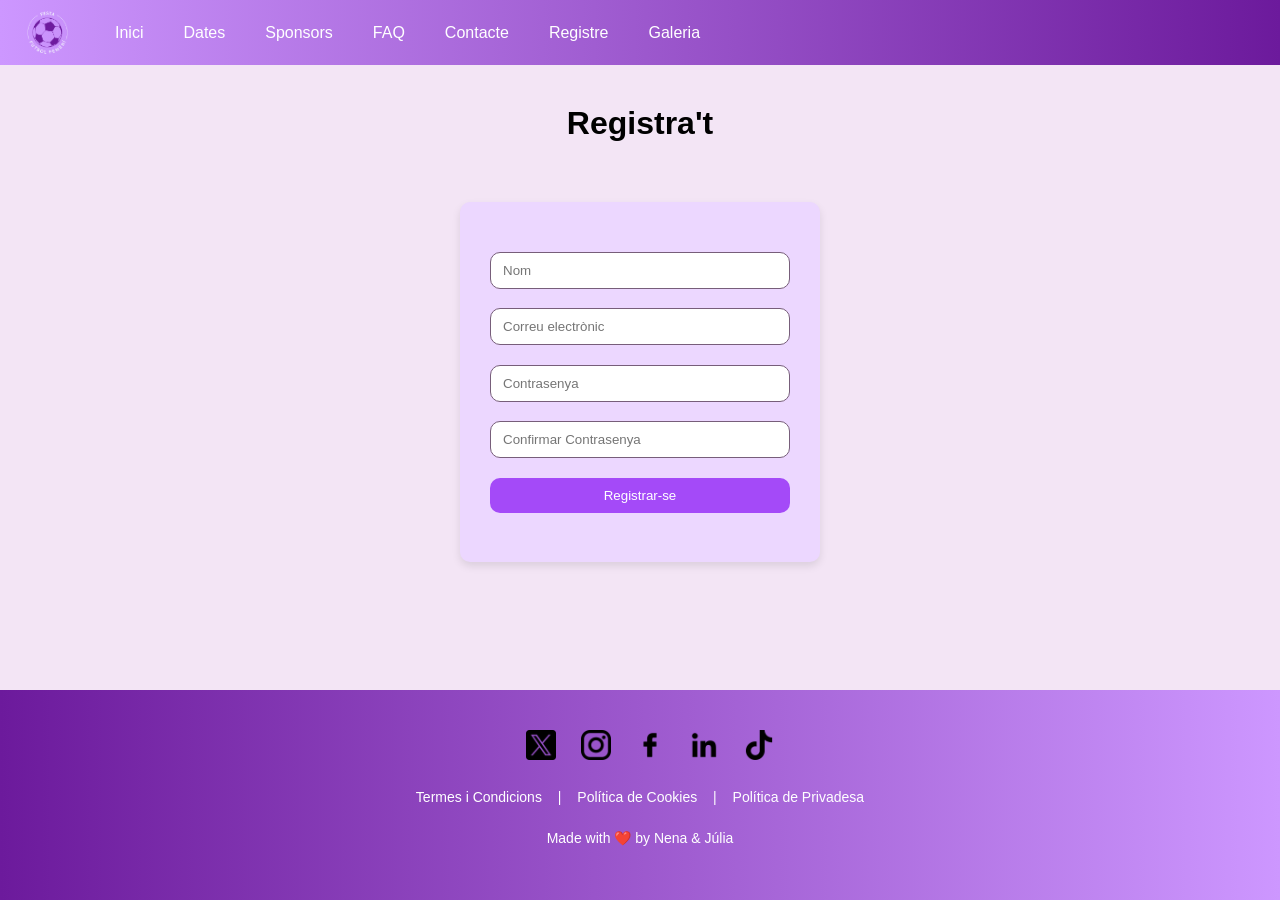
<file: registre.html>
<!DOCTYPE html>

<html lang="ca">
<head>
    <meta charset="UTF-8">
    <meta name="viewport" content="width=device-width, initial-scale=1.0">
     <link rel="stylesheet" type="text/css" href="./style.css" /> 
     <link rel="icon" type="image/png" href="img/logo.png">
    <title>Registre - La gran festa del Futbol Femení</title>
</head>

<body>

    <header> <!-- Capcelera -->

        <input type="checkbox" id="menu-toggle">

        <label for="menu-toggle" class="hamburger">
        ☰
        </label>

        <nav> <!-- Menú -->
            <ul class="menu">
                <li><img class="logo-principal" src="img/logo.png" alt="Logo"></li>
                <li><a class="enllaç" href="index.html">Inici</a></li>
                <li><a class="enllaç" href="index.html#dates">Dates</a></li>
                <li><a class="enllaç" href="index.html#sponsors">Sponsors</a></li>
                <li><a class="enllaç" href="faq.html">FAQ</a></li>
                <li><a class="enllaç" href="contacte.html">Contacte</a></li>
                <li><a class="enllaç" href="registre.html">Registre</a></li>
                <li><a class="enllaç" href="galeria.html">Galeria</a></li>
            </ul>
        </nav>
    </header>

    <main class="main-formulario">  

        <h2>Registra't</h2>

       <form action="#" method="POST" class="formulariContacte">

            <label for="nom">Nom</label>
            <input class="rellenoFormularioInput" type="text" id="nom" placeholder="Nom" required>

          <label for="correu">Correu electrònic</label>

            <div id="errorCorreu" class="bocadillo-error">
             ⚠ El correu electrònic ha de tenir format usuari@domini.ext
        </div>

            <input class="rellenoFormularioInput"
              type="text"
                id="correu"
              placeholder="Correu electrònic"
              required>

        <label for="contrasenya">Contrasenya</label>

        <div id="errorContrasenya" class="bocadillo-error">
            ⚠ Les contrasenyes no coincideixen
    </div>

        <input class="rellenoFormularioInput"
        type="password"
        id="contrasenya"
        placeholder="Contrasenya"
        required>

        <label for="confirmar-contrasenya">Confirmar Contrasenya</label>

        <input class="rellenoFormularioInput"
       type="password"
       id="confirmar-contrasenya"
       placeholder="Confirmar Contrasenya"
       required>

    <button class="cajitaRegistro" type="submit">
    Registrar-se
</button>

</form>
    </main>

    <footer id="peudepagina-registre" class="peudepagina">

       <div class="xxss">
            <a href="#" target="_blank">
                <img src="img/x.png" alt="X">
            </a>

            <a href="#" target="_blank">
                <img src="img/instagram.png" alt="Instagram">
            </a>

            <a href="#" target="_blank">
                <img src="img/facebook.png" alt="Facebook">
            </a>

            <a href="#" target="_blank">
                <img src="img/linkedin.png" alt="LinkedIn">
            </a>

            <a href="#" target="_blank">
                <img src="img/tiktok.png" alt="Tik Tok">
            </a>
        </div>

        <div class="enllaços-legals">
            <a href="termes-condicions.html">Termes i Condicions</a> <span class="separador">|</span> 
            <a href="cookies.html">Política de Cookies</a> <span class="separador">|</span> 
            <a href="politica.html">Política de Privadesa</a>
        </div>

        <div class="autores">
            <p>Made with ❤️ by Nena & Júlia</p>
        </div>

    </footer>
<script src="registre.js"></script>
    
</body>
</html>
</file>
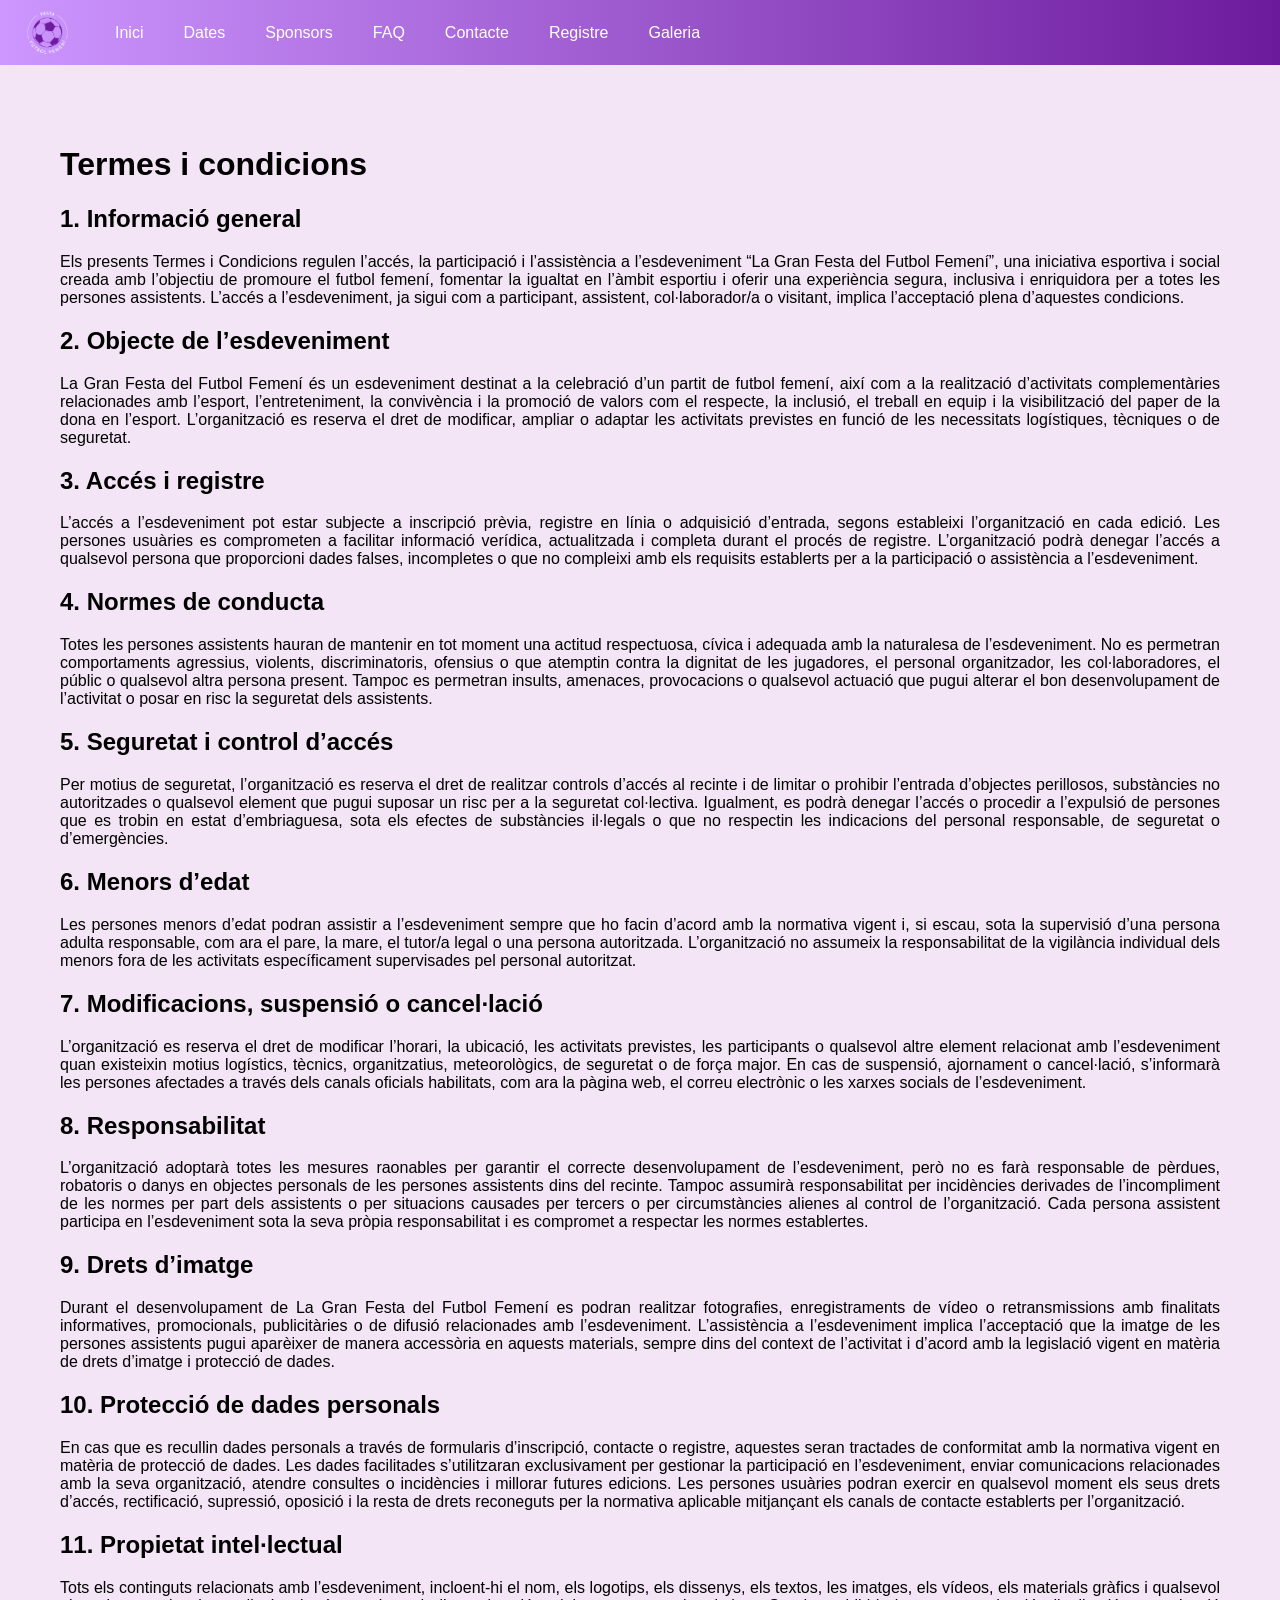
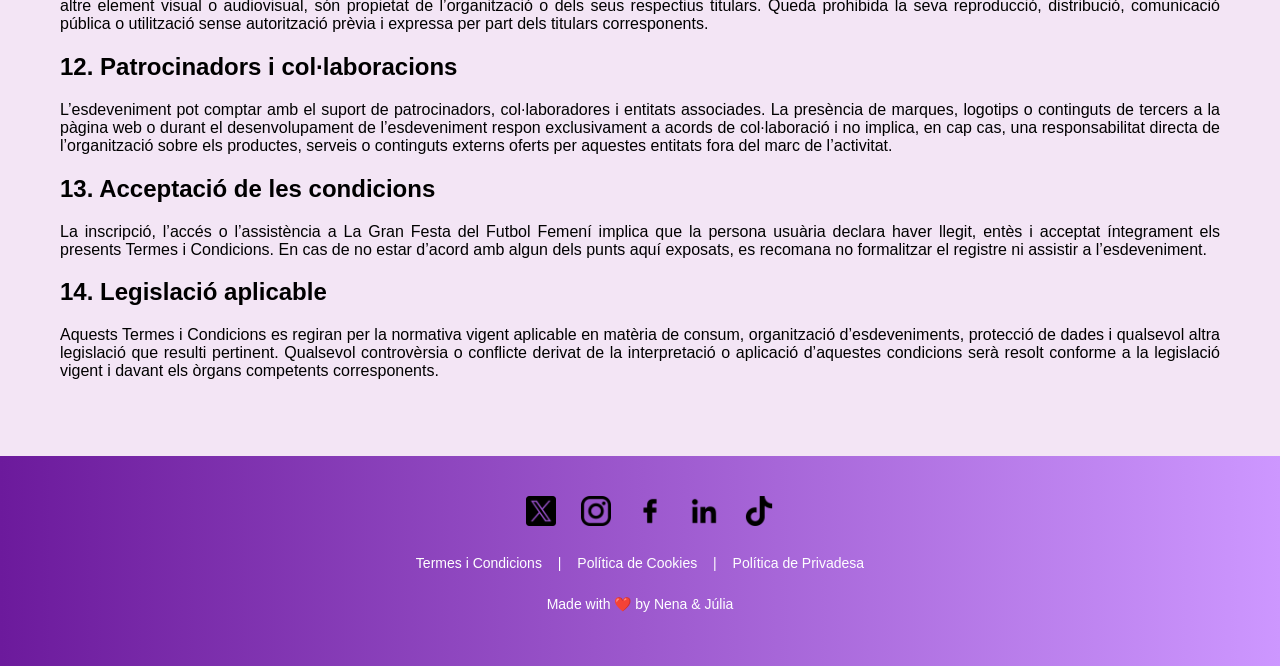
<file: termes-condicions.html>
<!DOCTYPE html>

<html lang="ca">
<head>
    <meta charset="UTF-8">
    <meta name="viewport" content="width=device-width, initial-scale=1.0">
     <link rel="stylesheet" type="text/css" href="style.css" /> 
     <link rel="icon" type="image/png" href="img/logo.png">
    <title>Termes i conficions - La gran festa del Futbol Femení</title>
</head>

<body>

    <header> <!-- Capcelera -->

        <input type="checkbox" id="menu-toggle">

        <label for="menu-toggle" class="hamburger">
        ☰
        </label>

        <nav> <!-- Menú -->
            <ul class="menu">
                <li><img class="logo-principal" src="img/logo.png" alt="Logo"></li>
                <li><a class="enllaç" href="index.html">Inici</a></li>
                <li><a class="enllaç" href="index.html#dates">Dates</a></li>
                <li><a class="enllaç" href="index.html#sponsors">Sponsors</a></li>
                <li><a class="enllaç" href="faq.html">FAQ</a></li>
                <li><a class="enllaç" href="contacte.html">Contacte</a></li>
                <li><a class="enllaç" href="registre.html">Registre</a></li>
                <li><a class="enllaç" href="galeria.html">Galeria</a></li>
            </ul>
        </nav>
    </header>

  <!-- aqui va el main (como el contenido sabes) -->
    <main class="main-termes">  
        
        <h1>Termes i condicions</h1>
        <h2>1. Informació general</h2>
        <p>Els presents Termes i Condicions regulen l’accés, la participació i l’assistència a l’esdeveniment “La Gran Festa del Futbol Femení”, una iniciativa esportiva i social creada amb l’objectiu de promoure el futbol femení, fomentar la igualtat en l’àmbit esportiu i oferir una experiència segura, inclusiva i enriquidora per a totes les persones assistents. L’accés a l’esdeveniment, ja sigui com a participant, assistent, col·laborador/a o visitant, implica l’acceptació plena d’aquestes condicions.</p>

        <h2>2. Objecte de l’esdeveniment</h2>
        <p>La Gran Festa del Futbol Femení és un esdeveniment destinat a la celebració d’un partit de futbol femení, així com a la realització d’activitats complementàries relacionades amb l’esport, l’entreteniment, la convivència i la promoció de valors com el respecte, la inclusió, el treball en equip i la visibilització del paper de la dona en l’esport. L’organització es reserva el dret de modificar, ampliar o adaptar les activitats previstes en funció de les necessitats logístiques, tècniques o de seguretat.</p>

        <h2>3. Accés i registre</h2>
        <p>L’accés a l’esdeveniment pot estar subjecte a inscripció prèvia, registre en línia o adquisició d’entrada, segons estableixi l’organització en cada edició. Les persones usuàries es comprometen a facilitar informació verídica, actualitzada i completa durant el procés de registre. L’organització podrà denegar l’accés a qualsevol persona que proporcioni dades falses, incompletes o que no compleixi amb els requisits establerts per a la participació o assistència a l’esdeveniment.</p>

        <h2>4. Normes de conducta</h2>
        <p>Totes les persones assistents hauran de mantenir en tot moment una actitud respectuosa, cívica i adequada amb la naturalesa de l’esdeveniment. No es permetran comportaments agressius, violents, discriminatoris, ofensius o que atemptin contra la dignitat de les jugadores, el personal organitzador, les col·laboradores, el públic o qualsevol altra persona present. Tampoc es permetran insults, amenaces, provocacions o qualsevol actuació que pugui alterar el bon desenvolupament de l’activitat o posar en risc la seguretat dels assistents.</p>

        <h2>5. Seguretat i control d’accés</h2>
        <p>Per motius de seguretat, l’organització es reserva el dret de realitzar controls d’accés al recinte i de limitar o prohibir l’entrada d’objectes perillosos, substàncies no autoritzades o qualsevol element que pugui suposar un risc per a la seguretat col·lectiva. Igualment, es podrà denegar l’accés o procedir a l’expulsió de persones que es trobin en estat d’embriaguesa, sota els efectes de substàncies il·legals o que no respectin les indicacions del personal responsable, de seguretat o d’emergències.</p>

        <h2>6. Menors d’edat</h2>
        <p>Les persones menors d’edat podran assistir a l’esdeveniment sempre que ho facin d’acord amb la normativa vigent i, si escau, sota la supervisió d’una persona adulta responsable, com ara el pare, la mare, el tutor/a legal o una persona autoritzada. L’organització no assumeix la responsabilitat de la vigilància individual dels menors fora de les activitats específicament supervisades pel personal autoritzat.</p>

        <h2>7. Modificacions, suspensió o cancel·lació</h2>
        <p>L’organització es reserva el dret de modificar l’horari, la ubicació, les activitats previstes, les participants o qualsevol altre element relacionat amb l’esdeveniment quan existeixin motius logístics, tècnics, organitzatius, meteorològics, de seguretat o de força major. En cas de suspensió, ajornament o cancel·lació, s’informarà les persones afectades a través dels canals oficials habilitats, com ara la pàgina web, el correu electrònic o les xarxes socials de l’esdeveniment.</p>

        <h2>8. Responsabilitat</h2>
        <p>L’organització adoptarà totes les mesures raonables per garantir el correcte desenvolupament de l’esdeveniment, però no es farà responsable de pèrdues, robatoris o danys en objectes personals de les persones assistents dins del recinte. Tampoc assumirà responsabilitat per incidències derivades de l’incompliment de les normes per part dels assistents o per situacions causades per tercers o per circumstàncies alienes al control de l’organització. Cada persona assistent participa en l’esdeveniment sota la seva pròpia responsabilitat i es compromet a respectar les normes establertes.</p>

        <h2>9. Drets d’imatge</h2>
        <p>Durant el desenvolupament de La Gran Festa del Futbol Femení es podran realitzar fotografies, enregistraments de vídeo o retransmissions amb finalitats informatives, promocionals, publicitàries o de difusió relacionades amb l’esdeveniment. L’assistència a l’esdeveniment implica l’acceptació que la imatge de les persones assistents pugui aparèixer de manera accessòria en aquests materials, sempre dins del context de l’activitat i d’acord amb la legislació vigent en matèria de drets d’imatge i protecció de dades.</p>

        <h2>10. Protecció de dades personals</h2>
        <p>En cas que es recullin dades personals a través de formularis d’inscripció, contacte o registre, aquestes seran tractades de conformitat amb la normativa vigent en matèria de protecció de dades. Les dades facilitades s’utilitzaran exclusivament per gestionar la participació en l’esdeveniment, enviar comunicacions relacionades amb la seva organització, atendre consultes o incidències i millorar futures edicions. Les persones usuàries podran exercir en qualsevol moment els seus drets d’accés, rectificació, supressió, oposició i la resta de drets reconeguts per la normativa aplicable mitjançant els canals de contacte establerts per l’organització.</p>

        <h2>11. Propietat intel·lectual</h2>
        <p>Tots els continguts relacionats amb l’esdeveniment, incloent-hi el nom, els logotips, els dissenys, els textos, les imatges, els vídeos, els materials gràfics i qualsevol altre element visual o audiovisual, són propietat de l’organització o dels seus respectius titulars. Queda prohibida la seva reproducció, distribució, comunicació pública o utilització sense autorització prèvia i expressa per part dels titulars corresponents.</p>
        <h2>12. Patrocinadors i col·laboracions</h2>
        <p>L’esdeveniment pot comptar amb el suport de patrocinadors, col·laboradores i entitats associades. La presència de marques, logotips o continguts de tercers a la pàgina web o durant el desenvolupament de l’esdeveniment respon exclusivament a acords de col·laboració i no implica, en cap cas, una responsabilitat directa de l’organització sobre els productes, serveis o continguts externs oferts per aquestes entitats fora del marc de l’activitat.</p>

        <h2>13. Acceptació de les condicions</h2>
        <p>La inscripció, l’accés o l’assistència a La Gran Festa del Futbol Femení implica que la persona usuària declara haver llegit, entès i acceptat íntegrament els presents Termes i Condicions. En cas de no estar d’acord amb algun dels punts aquí exposats, es recomana no formalitzar el registre ni assistir a l’esdeveniment.</p>

        <h2>14. Legislació aplicable</h2>
        <p>Aquests Termes i Condicions es regiran per la normativa vigent aplicable en matèria de consum, organització d’esdeveniments, protecció de dades i qualsevol altra legislació que resulti pertinent. Qualsevol controvèrsia o conflicte derivat de la interpretació o aplicació d’aquestes condicions serà resolt conforme a la legislació vigent i davant els òrgans competents corresponents.</p>  
            
    </main>

    <footer class="peudepagina">

       <div class="xxss">
            <a href="#" target="_blank">
                <img src="img/x.png" alt="X">
            </a>

            <a href="#" target="_blank">
                <img src="img/instagram.png" alt="Instagram">
            </a>

            <a href="#" target="_blank">
                <img src="img/facebook.png" alt="Facebook">
            </a>

            <a href="#" target="_blank">
                <img src="img/linkedin.png" alt="LinkedIn">
            </a>

            <a href="#" target="_blank">
                <img src="img/tiktok.png" alt="Tik Tok">
            </a>
        </div>

        <div class="enllaços-legals">
            <a href="termes-condicions.html">Termes i Condicions</a> <span class="separador">|</span> 
            <a href="cookies.html">Política de Cookies</a> <span class="separador">|</span> 
            <a href="politica.html">Política de Privadesa</a>
        </div>

        <div class="autores">
            <p>Made with ❤️ by Nena & Júlia</p>
        </div>

    </footer>

</body>
</html>
</file>
<file: style.css>
html{
    scroll-padding-top: 65px; /* Aquest marge fa que al anar cap a una secció de la pàgina, 
   el contingut del principi no quedi darrere de la capçalera fixa */
}

/*Inici*/
body { /* Perquè no quedin espais als costats de la pantalla */
    font-family: sans-serif, Arial;
    background-color: #f3e5f5;
    height: 100%;
    margin: 0;
    padding: 0;
}

header ul{
    list-style: none; /* Perquè no es veguin els punts de la llista */
    vertical-align: middle; /* Perquè estigui al centre verticalment del header */
    padding: 0;
    margin: 0; /* Perquè no quedés tant espai al header, ja que quedava molt gran */
}

header li{
    display: inline; /* Perquè vagin tots els items de la llista seguits */
    padding-right: 20px; /* Separació entre els items de la llista */
}

.enllaç{ 
    font-size: 16px; 
    color: white;
    text-decoration: none; /* Perquè no es vegi el subratllat dels enllaços */
    display: inline-block;
    transition: transform 0.3s ease, color 0.3s ease;
}

.enllaç:hover{
    color: rgb(108, 0, 148); /* Perquè al passar canvii el color */
    transform: scale(1.1);
}

.logo-principal{
    width: 65px;
    vertical-align: middle; /* Perquè estigui al centre verticalment del header */
}

header{
    background: linear-gradient(to right, #cd97ff, #6c1a9c); /* Amb fons gradient perquè quedi més estètic */
    position: sticky; /* Perquè la capçalera no es mogui quan l'usuari baixa per la web */
    top: 0;
    width: 100%; 
}

/*Hero*/
.hero h2 {
    font-family: "Anton", sans-serif;
    line-height: 1.5;
    letter-spacing: 2px;
    font-size: 25px;
    margin-top: 10px;
    margin-bottom: 3px;
}

.hero h1 {
    font-family: "Anton", sans-serif;
    color:#6c1a9c;
    line-height: 1.2;
    letter-spacing: 2px;
    font-size: 35px;
    margin-top: 0px;
    margin-bottom: 20px;
}

.hero{
    background-image: url('img/hero.png');
    background-repeat: no-repeat; /* Perquè la fotografia no es repeteixi en el fons */
    background-size: cover; /* Perquè la fotografia cobreixi tot els fons */
    background-position: center; /* Perquè el fons sigui la fotografia centrada verticalment */
    height: 550px;
    display: flex; /* Activa la flexbox per al conetidor del hero*/
    justify-content: center; /* Centra el contenidor de manera horitzontal */
    align-items: center; /* Centra el contenidor de manera vertical*/
}

.hero-div {
    background-color: rgba(205, 151, 255, 0.35); /* Amb canvi d'opacitat*/
    color: white;
    text-align: center; 
    width: 100%;
    max-width: 430px;
    padding: 40px 40px 40px 40px;
    border-radius: 25px;  
}

.hero-div p {
    font-size: 15px;
    text-align: center;
    padding: 0;
    margin: 0;
}

.boto {
    margin-top: 40px; /* Div del botó*/
}

.boto-registre {
    text-decoration: none;
    background: linear-gradient(to right, #6c1a9c, #992cff); 
    font-size: 16px;
    color: white;
    padding: 12px 17px;
    border: none;
    border-radius: 5px;
    cursor: pointer;
}

.boto:hover { /* Al passar el ratolí es fa una mica més gran */
    transform: scale(1.05);
}

.boto-registre:hover { /* Al passar el ratolí es canvia el color */
    background: linear-gradient(to right, #825d98, #c382ff); 
}

.boto:active{ /* Al clicar el botó es fa una mica més petit */
    transform: scale(0.95)
}

/*Dates*/
.dates { /* Secció */
    padding: 50px; 
}

.titol-dates {
    font-size: 32px;
    text-align: center;
    margin-top: 0;
    margin-bottom: 30px; /* Separació entre el títol i el contingut */
}

.dates p {
    margin-top: 6px; /* Perquè quedi alineada amb l'imatge del calendari */
}

.text-imatge-dates {
    display: flex; /* Activa la flexbox */
    max-width: 900px;
    margin: 0 auto; /* Centra el contenidor horitzontalment */
    flex-wrap: wrap; /* Permet que els elements baixin a la següent línia si no hi ha espai */
    gap: 20px; /* Afegeix una mica d'espai entre el text i la imatge */
    align-items: center; /* Centra verticalment el text i la imatge */
    justify-content: center; 
}

.text-dates {
    flex: 1 1 400px; /* Fa que creixi i s'encongeixi, amb un mínim de 400px */
    max-width: 450px; /* Perquè ocupi màxim la meitat del contenidor */
    font-size: 16px;
    color: #3b3b3b;
    text-align: left; 
    box-sizing: border-box;
}

.calendari {
    flex: 1 1 400px;
    max-width: 450px; /* Perquè ocupi màxim la meitat del contenidor */
    box-sizing: border-box;
}

/*Itinerari*/
.itinerari{
    background: linear-gradient(to right, #efc8ff, rgb(241, 223, 255), #efc8ff);
    padding: 60px;
}

.titol-taula{
    font-size: 32px;
    text-align: center;
    margin-top: 0;
    margin-bottom: 30px; /* Separació entre el títol i la taula */
}

.contenidor-taula {
    max-width: 1200px;
    margin: 0 auto; /* Centra en horizontal */
    border: 1px solid rgb(160, 107, 210); 
    border-radius: 10px; 
    overflow: hidden; /* Això es perquè com que vull la taula amb bordes rodons, perquè les cantonades cuadrades no sobresutin, ja que això fa que res sobresurti dels contorns. */
}

.taula-itinerari {
    font-size: 14px;
    justify-content: center; /* Centra en horizontal */
    width: 100%;
    border-collapse: collapse; /* Perquè les celdes no estiguin separades */
}

.taula-itinerari th { /* Capcelera */
    background-color: rgb(160, 107, 210); /* Color del fons */
    color: white; /* Color de la lletra */
    text-align: center; /* Text alineat al centre de la cel.la */
    border: 1px solid rgb(160, 107, 210); 
    padding: 10px; /* Separació de la lletra amb el borde de les celes */
}

.taula-itinerari td { /* Cel.les normals */
    text-align: center; /* Text alineat al centre de la cel.la */
    color: #3b3b3b; /* Color de la lletra */
    border: 1px solid rgb(160, 107, 210);
    padding: 10px; /* Separació de la lletra amb el borde de les celes */
}

/* Patrocinadors*/
.patrocinadors {
    text-align: center;
    padding: 50px;
}

.titol-patrocinadors {
   font-size: 32px;
   text-align: center;
   margin-top: 0;
   margin-bottom: 30px; 
}

.llista-logos {
    list-style: none;
    justify-content: center; /* Centra el bloc dels logos*/
    padding: 0;       
    margin: 0 auto 20px auto;
    max-width: 1080px;
    display: flex; 
    flex-wrap: wrap; /* Això fa que si ocupen tot el màxim d'ample baixin cap a baix la resta*/
    gap: 20px;
}

.logo {
    flex: 1 1 200px; 
    max-width: 240px;
    width: 100%;
    background-color: #ffffff; 
    border: 1px solid #ffb8ff; 
    border-radius: 8px; 
    padding: 20px;
    box-shadow: 0 4px 8px rgba(0,0,0,0.1);
    perspective: 1000px;
    box-sizing: border-box;
}

.logo img {
    max-width: 100%;
    max-height: 100%;
    object-fit: contain;
}

@media (min-width: 1024px) { /* Es per poder ficar que hi hagin 4 columnes exactament */
    .llista-logos {
        display: grid; 
        grid-template-columns: repeat(4, 1fr); /* Força que hi hagin 4 columnes*/
    }

    .logo {
        max-width: 240px; 
        justify-self: center; /* Centtra */
    }
}

.flip-card { /*Mides de les targetes*/
    width: 100%;
    height: 200px;
}

.flip-card-F { /* Funcionament de girar*/
    width: 100%;
    height: 100%;
    transition: transform 0.8s; /* Controla el gir */
    transform-style: preserve-3d; /* Efecte 3D per a que gira de manera tridimensional*/
}

.logo:hover .flip-card-F { /* Quan es passa el ratolí per sobre del logo, gira 180 graus en el eix de les y*/
    transform: rotateY(180deg);
}

.flip-card-1,
.flip-card-2 {
    position: absolute; /* Es coloquen una sobre l'altra */
    width: 100%;
    height: 100%;
    backface-visibility: hidden; /* Amaga la cara de darrere */
    display: flex;
    justify-content: center;
    align-items: center;
    flex-direction: column;
}

.flip-card-1 { /* Cara de devant*/
    background-color: white;
}

.flip-card-2 { /* Cara de darrere*/
    background: linear-gradient(to right, #6c1a9c, #cd97ff);
    color: white;
    transform: rotateY(180deg); /*Per a que no estigui girada*/
    border-radius: 10px;
    text-align: center;
    padding: 20px;
    box-sizing: border-box; /* Perquè el padding no sumi tamany al total de la targeta */
}

.flip-card-2 h3 {
    margin-bottom: 15px;
    font-size: 22px;
}

.flip-card-2 a { /* Botó de l'enllaç a la web*/
    color: white;
    text-decoration: none;
    border: 1.5px solid white;
    padding: 10px 15px;
    border-radius: 5px;
    transition: 0.3s; /* Transició suau per quan passes el ratolí pel botó */
}


.flip-card-2 a:hover { /*Al passar el ratolí per damunt*/
    background-color: #c382ff;
    transform: scale(1.05);
}

.boto-contacte {
    display: inline-block;
    text-decoration: none;
    background: linear-gradient(to right, #6c1a9c, #992cff);  
    color: white;
    font-size: 16px;
    border: none;
    border-radius: 5px;
    padding: 12px 17px;
    cursor: pointer;
}

.boto-contacte:hover {
    background: linear-gradient(to right, #825d98, #c382ff); /* Al passar el ratolí canvia de color */
    transform: scale(1.05); /* Al passar el ratolí agumenta el tamany */
}

.boto-contacte:active{
    transform: scale(0.95); /* Al clicar disminueix el tamany */
}

/*Peu de pàgina*/
.peudepagina {
    background: linear-gradient(to right, #6c1a9c, #cd97ff);
    text-align: center;
    padding: 40px;
}

#peudepagina-contacte{ /* En la pàgina de contacte, al ser molt petita, el footer no es quedava fixat abaix, per això l'hem fixat*/
    position: fixed;
    bottom: 0;
    left: 0; 
    width: 100%; 
    box-sizing: border-box;
}

#peudepagina-registre{ /* En la pàgina de contacte, al ser molt petita, el footer no es quedava fixat abaix, per això l'hem fixat*/
    position: fixed;
    bottom: 0;
    left: 0; 
    width: 100%;
    box-sizing: border-box;
}

.xxss a {
    text-decoration: none;
}

.xxss img {
    max-width: 30px;
    margin-bottom: 25px;
    margin-left: 20px;
    filter: grayscale(100%) brightness(0); /* Perquè siguin de color negre totes */
}

.xxss a:hover {
    opacity: 0.7; /* Al passar el ratolí baixa la opacitat*/
}

.enllaços-legals {
    font-size: 14px;
    margin-bottom: 25px;
}

.enllaços-legals a {
    color: #ffffff;
    text-decoration: none;
    margin: 0 6px;
}

.enllaços-legals a:hover {
    color: rgb(108, 0, 148);
}

.separador {
    color: #ffffff;
    margin: 0px 6px;
}

.autores p {
    color: #ffffff;
    font-size: 14px;
}

/*Contacte*/
.seccio-contacte {
    max-width: 1000px; 
    padding: 40px 20px 250px 20px; /*Padding forçat perquè quedi bé el responsive*/
    margin: 0 auto; /*Perquè estigui centrat*/
}

.titol-contacte {
    text-align: center;
    font-size: 32px;
    color: #000000;
    margin-top: 0;
    margin-bottom: 50px;
}

.div-contacte {
    display: flex;
    flex-wrap: wrap; /* Per al responsive */
    justify-content: center;
    align-items: flex-start; /*Perquè cada element acabi depen a ell mateix, no al altre element*/
}

.contingut-contacte {
    flex: 1; 
    width: 100%;
    min-width: 300px;
    max-width: 450px;
    margin-right: 30px;
    margin-bottom: 40px;
}

.contingut-contacte h3 {
    color: rgb(164, 74, 248);
    font-size: 23px;
    margin-top: 0;
}

.contingut-contacte p {
    font-size: 16px;
    line-height: 1.5;
    color: #3b3b3b;
    margin-bottom: 25px;
}

.mapa-div {
    margin-bottom: 25px; 
    border-radius: 8px;
    overflow: hidden;
    box-shadow: 0 4px 8px rgba(0,0,0,0.1);
    width: 100%;
}

.xxss-contacte a {
    text-decoration: none; 
}

.xxss-contacte img {
    width: 30px;
    margin-right: 15px;
    filter: grayscale(100%) brightness(0);
}

.xxss-contacte a:hover img {
    opacity: 0.5; 
}

.formulari-contacte {
    flex: 1; 
    width: 100%;
    min-width: 300px;
    max-width: 450px;
    background-color: rgb(236, 215, 255);  
    border-radius: 10px;
    box-shadow: 0 4px 8px rgba(0,0,0,0.1);
    padding: 40px;
    box-sizing: border-box; 
    margin-bottom: 40px;
}

.formulari-contacte input,
.formulari-contacte textarea {
    width: 100%; 
    font-family: sans-serif, Arial;
    font-size: 12px;
    border: 1px solid #775e7a;
    border-radius: 8px;
    padding: 12px;
    margin-bottom: 20px;
    box-sizing: border-box; 
}

.formulari-contacte input:focus,
.formulari-contacte textarea:focus {
    border: 2px solid rgb(255, 0, 191);
    outline: none;
}

label{
    display: none; /*Per a que no aparegui el label perquè no quedava bé*/
}

.boto-enviar {
    width: 100%; 
    background-color: rgb(164, 74, 248); 
    color: white; 
    font-size: 15px;
    font-weight: bold;
    border: none;
    border-radius: 8px;
    padding: 15px; 
    cursor: pointer;
}

.boto-enviar:hover {
    background-color: #552b75;
    transform: scale(1.03); 
}

.boto-enviar:active {
    transform: scale(0.95);
}

/*Registre*/
.rellenoFormularioInput { /*Inputs*/
    width: 100%;
    border: 1px solid #775e7a;
    box-sizing: border-box;  /* Perquè les cel.les d'input acabin al borde de la caixa */
    border-radius: 10px;
    padding: 10px 12px ;
}

.cajitaRegistro { /*Boto registrar-se*/
    background-color:rgb(164, 74, 248);
    color:white;
    width: 100%;
    vertical-align: middle;
    text-align: center;
    border: none;
    box-sizing: border-box; /* Perquè les cel.les d'input acabin al borde de la caixa */
    border-radius: 10px;
    padding: 10px 12px;
    cursor: pointer;
    margin: 0;
}

.cajitaRegistro:hover {
    background-color: #552b75;
    transform: scale(1.05)
}

.cajitaRegistro:active{
   transform: scale(0.95)
}

.formulariContacte {
    width: 100%;           
    max-width: 300px;      
    min-height: 300px;
    display: flex;
    flex-direction: column;
    margin: 30px 30px;
    margin-bottom: 110px;
    padding: 30px;
    border-radius: 10px;
    background-color: rgb(236, 215, 255);  
    align-items: center;
    justify-content: space-evenly; /* Reparteix verticalment per igual tot */
    box-shadow: 0 4px 8px rgba(0,0,0,0.1);
}

.formulariContacte input:focus,
.formulariContacte textarea:focus {
	border: 2px rgb(255, 0, 191) solid; /* Al clicar al formulari surt el borde de color */
    outline: none;
}

.main-formulario {
    display: flex;
    flex-direction: column;
    align-items: center;
    padding: 40px 20px 150px 20px;
}

.main-formulario h2{
    font-size: 32px;
    text-align: center;
    margin-top: 0px;
    margin-bottom: 30px;
}

/*FAQ*/
.faq-main {
    padding: 30px;
    max-width: 1400px; /* Amplada màxima que pot ocupar el bloc a la pantalla */
    margin: 0 auto; /* Es centra horitzontalment*/
    text-align: center;
}

.titol-faq { 
    font-size: 32px;
    margin-bottom: 30px;
}

.faq-container {
    margin-bottom: 30px; /*Separació abaix*/
}

.faq-quadrat {
    width: 100%;
    max-width: 300px; /* Amplada màxima fixa per a cada targeta */
    height: 220px; /* Alt màxim fix per a cada targeta */
    display: inline-block; /*Perque es coloquin una devorar l'altre*/
    margin: 10px;
    vertical-align: top;
}

.faq-F {
    justify-content: center;    
    width: 100%;
    height: 100%;
    transition: transform 0.8s ease-in-out;
    transform-style: preserve-3d; /*Prespectiva tridimensional*/
}

.faq-quadrat:hover .faq-F {
    transform: rotateY(180deg); /* Gir sobre l'eix de les y*/
}

.faq-1,
.faq-2 {
    position: absolute; /* Perquè es coloquin una sobre l'altra*/
    width: 100%;
    height: 100%;
    border-radius: 10px;
    box-sizing: border-box;
    padding: 20px;
    backface-visibility: hidden; /* Amaga la cara de darrere */
    border: 2px solid rgb(164, 74, 248);
    box-shadow: 0 4px 8px rgba(0,0,0,0.1);
    display: flex;
    justify-content: center;
    align-items: center;
}

.faq-1 {
    background-color: rgb(236, 215, 255);
}


.faq-2 {
    background-color: #c382ff;
    transform: rotateY(180deg);
}

.faq-1 h3,
.faq-2 h3 {
    color: #6c1a9c;
    font-size: 24px;
    margin-bottom: 15px;
}

.faq-2 p {
    color: #444444;
    font-size: 18px;
    line-height: 1.4;
}

/* Politica, cookies i termes-condicions*/
.main-politica, 
.main-cookies, 
.main-termes{
    text-align: justify;
    padding: 60px;
}

/* Galeria */
.titol-galeria,
.titol-graella {
    font-size: 32px;
    text-align: center;
    margin-top: 0;
    margin-bottom: 30px; /* Espai sota*/
}

.slider {
    padding: 30px; /* Espai dins de la secció*/
}

.slider-fotos {
    width: 85%; /*Omple el 85% de la pantalla*/
    max-width: 900px;
    height: 500px;
    margin: auto;
    overflow: hidden;/* Amaga les fotos que queden fora de la finestra visible */
    border-radius: 10px;
    box-shadow: 0 4px 10px rgba(0,0,0,0.2);
}

.slider-fotos ul {
    display: flex; /* Per posar totes les fotos una al costat de l'altra */
    padding: 0;
    margin: 0;
    width: 500%; /* Perquè son exactament 5 imatges*/
    animation: animat 20s infinite alternate; /* Aplica l'animació de 30s, infinita i d'anada i tornada */
    will-change: margin-left; /*Li avisa que es moura, perquè l'animació sigui més suau*/
}

.slider-fotos li {
    width: 100%;
    list-style: none; /* Treu els punts de la llista */
}

.slider-fotos img {
    width: 100%;
    height: 500px; /* Perquè la imatge tingui la meteixa mesura que el slider */
    object-fit: cover; /* Perquè no es deformin les imatges */
}

/* Animació: Mou el marge esquerre a partir de percentatges per mostrar cada foto*/
@keyframes animat {
    0% { 
         margin-left: 0; 
    }
    15% {
         margin-left: 0; 
        }

    25% {
         margin-left: -100%; 
        }
    40% { 
         margin-left: -100%; 
    }

    50% { 
         margin-left: -200%; 
    }
    65% {
         margin-left: -200%; 
        }

    75% { 
         margin-left: -300%; 
        }
    90% { 
         margin-left: -300%; 
        }

    100% { 
         margin-left: -400%; 
        }
}

/* Graella */
.graella {
    padding: 50px;
}

.graella-fotos {
    display: grid; /* Per estructurar les files i les columnes */
    grid-template-columns: 1fr 1fr; /* Per colocar 2 columnes iguals*/
    gap: 25px; /* Separació entre imatges */
    max-width: 900px;
    margin: auto;
}

.graella-fotos img {
    width: 100%;
    height: 300px;
    object-fit: cover;
    border-radius: 10px;
    transition: transform 0.4s; /* Perquè l'animació sigui suau*/
}

.graella-fotos img:hover { /* Efecte en passar el ratolí*/
    transform: scale(1.03); /*Es fa gran*/
}

/*Hamburguer*/
header{
    background: linear-gradient(to right, #cd97ff, #6c1a9c);
    position: sticky; /* Fa que la barra es quedi fixada a dalt quan fas scroll per la pàgina */
    top: 0;  /* Es fixi exactament a dalt de tot */
    width: 100%;
    height: 65px;
    z-index: 1000; /* Assegura que el header quedi sempre per sobre de qualsevol altre element */
    box-sizing: border-box;
    display: flex;
    align-items: center;
    justify-content: space-between; /* El logo a l'esquerra i el menú a la dreta */
    padding: 0 20px;
}

.menu{
    list-style: none; /* Treu els punts de les llistes*/
    display: flex;
    align-items: center;
    padding: 0;
    margin: 0;
}

.menu li{
    margin-right: 20px; /* Separació de 20px a la dreta de cada enllaç del menú */
}

.enllaç{
    color: white;
    text-decoration: none; /* Elimina el típic subratllat dels enllaços de text */
    font-size: 16px;
    transition: 0.3s; /*Suau*/
}

.enllaç:hover{  /* Al passar el ratolí */
    color: rgb(108, 0, 148);
}

.logo-principal{
    width: 55px;
}

#menu-toggle{
    display: none;  /* S'amaga */
}

.hamburger{ /* Icona tres ralles */
    display: none; /*A l'ordinador s'amaga*/
    font-size: 30px;
    color: white;
    cursor: pointer;
}

/* Això només s'aplica per als mòvils*/
@media screen and (max-width: 768px){

    header{
        justify-content: flex-start; /* Ara els elements s'alineen a l'esquerra en lloc de separar-se */
    }

    .menu{
        display: none; /* Amaga el menú d'ordinador */
    }

    .hamburger{
        display: block;  /*Visible la icona d'hamburguesa */
    }

    .logo-principal{
        margin-left: 20px; /* Afegeix separació a l'esquerra del logo respecte a la icona d'hamburguesa */
    }

     /* Quan la icona de menu està marcada */
    #menu-toggle:checked + .hamburger + nav .menu{
        display: flex;
        flex-direction: column;
        justify-content: center;
        align-items: center;
        position: absolute;
        top: 65px;
        left: 0;
        width: 100%;
        background-color: #4d1b63;
        padding: 30px 0;
    }

    .menu li{
        margin: 20px 0; /* 20px d'espai a dalt i a sota */
    }

}

/*Validació Registre (Email)*/
.bocadillo-error{
    display: none;

    width: 100%;
    box-sizing: border-box;

    background-color: #ffe4e4;
    color: #c00000;

    border: 2px solid #ff6b6b;
    border-radius: 10px;

    padding: 10px;
    margin-bottom: 10px;

    text-align: center;
    font-size: 14px;

    position: relative;
}

.bocadillo-error::after{
    content: "";

    position: absolute;

    bottom: -10px;
    left: 20px;

    border-left: 10px solid transparent;
    border-right: 10px solid transparent;
    border-top: 10px solid #ff6b6b;
}

/*Validació Contrasenyas*/
.bocadillo-error{
    display: none;

    width: 100%;
    box-sizing: border-box;

    background-color: #ffe4e4;
    color: #c00000;

    border: 2px solid #ff6b6b;
    border-radius: 10px;

    padding: 10px;
    margin-bottom: 10px;

    text-align: center;
    font-size: 14px;

    position: relative;
}

/* Punta del bocadillo */
.bocadillo-error::after{
    content: "";

    position: absolute;

    bottom: -10px;
    left: 20px;

    width: 0;
    height: 0;

    border-left: 10px solid transparent;
    border-right: 10px solid transparent;
    border-top: 10px solid #ff6b6b;
}

/*Ampliació Fotos Galeria*/
.modal-galeria{
    display: none;

    position: fixed;
    top: 0;
    left: 0;

    width: 100%;
    height: 100%;

    background-color: rgba(0,0,0,0.8);

    justify-content: center;
    align-items: center;

    z-index: 9999;
}

#imatgeGran{
    max-width: 90%;
    max-height: 90%;
    border-radius: 10px;
}

#tancarModal{
    position: absolute;
    top: 20px;
    right: 40px;

    color: white;
    font-size: 50px;
    cursor: pointer;
}
</file>
